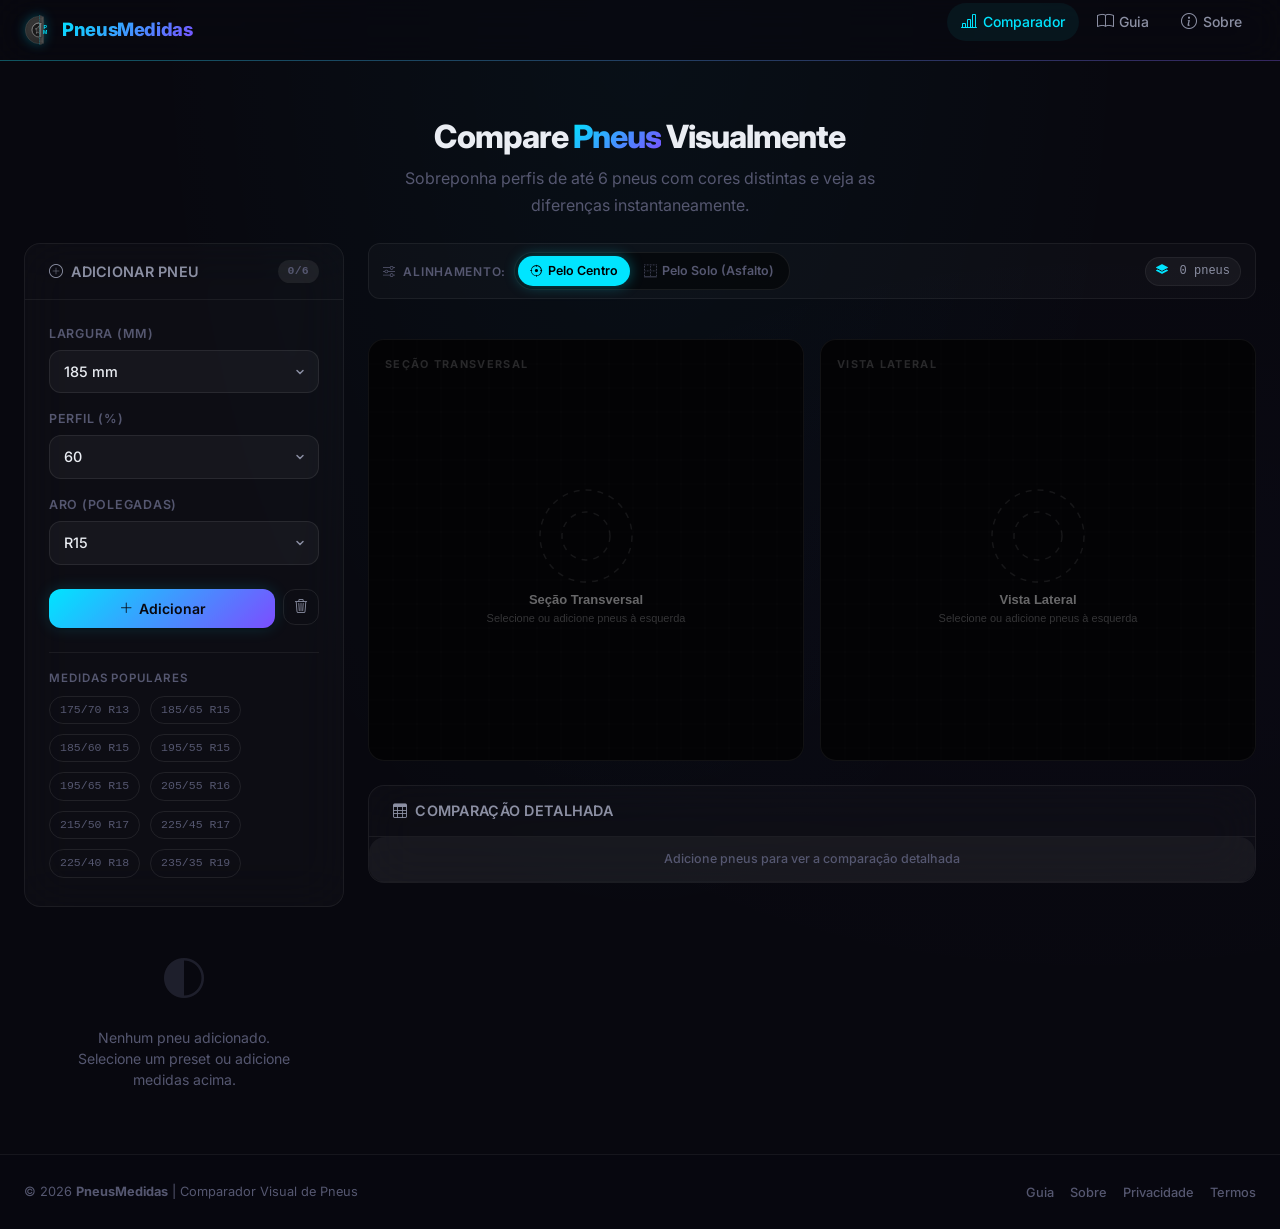
<file: index.html>
<!doctype html>
<html lang="pt-BR" data-bs-theme="dark">
  <head>
    <meta charset="UTF-8" />
    <meta name="viewport" content="width=device-width, initial-scale=1.0" />
    <meta
      name="description"
      content="PneusMedidas: compare visualmente tamanhos de pneus. Sobreponha perfis com cores distintas para identificar diferenças de largura, diâmetro e parede lateral."
    />
    <meta
      name="keywords"
      content="comparador de pneus, medidas de pneus, comparar pneus, tamanho de pneu, 185/60 R15, 195/55 R15, diâmetro pneu, largura pneu"
    />
    <meta name="theme-color" content="#08080f" />

    <title>PneusMedidas | Comparador Visual de Pneus</title>

    <!-- Favicon -->
    <link rel="icon" type="image/svg+xml" href="img/favicon.svg" />

    <!-- Open Graph -->
    <meta
      property="og:title"
      content="PneusMedidas | Comparador Visual de Pneus"
    />
    <meta
      property="og:description"
      content="Compare visualmente tamanhos de pneus com sobreposição de perfis coloridos."
    />
    <meta property="og:type" content="website" />

    <!-- Google Fonts: Inter -->
    <link rel="preconnect" href="https://fonts.googleapis.com" />
    <link rel="preconnect" href="https://fonts.gstatic.com" crossorigin />
    <link
      href="https://fonts.googleapis.com/css2?family=Inter:wght@300;400;500;600;700;800;900&display=swap"
      rel="stylesheet"
    />

    <!-- Bootstrap 5.3 (grid + utilities only in practice) -->
    <link
      href="https://cdn.jsdelivr.net/npm/bootstrap@5.3.3/dist/css/bootstrap.min.css"
      rel="stylesheet"
      integrity="sha384-QWTKZyjpPEjISv5WaRU9OFeRpok6YcnS/1lP6tFb0d2nlHQDEwfi5vhvbN4CSPKZ"
      crossorigin="anonymous"
    />

    <!-- Bootstrap Icons -->
    <link
      href="https://cdn.jsdelivr.net/npm/bootstrap-icons@1.11.3/font/bootstrap-icons.min.css"
      rel="stylesheet"
    />

    <!-- Custom CSS -->
    <link href="css/style.css" rel="stylesheet" />
  </head>
  <body>
    <!-- =====================================================================
       NAVBAR
       ===================================================================== -->
    <nav class="site-nav">
      <div class="site-container">
        <a class="nav-brand" href="index.html">
          <img
            src="img/favicon.svg"
            alt="PneusMedidas"
            width="30"
            height="30"
          />
          <span>PneusMedidas</span>
        </a>

        <button class="nav-toggle" id="navToggle" aria-label="Menu">
          <i class="bi bi-list"></i>
        </button>

        <ul class="nav-links" id="navLinks">
          <li>
            <a href="index.html" class="active" aria-current="page">
              <i class="bi bi-bar-chart-line"></i> Comparador
            </a>
          </li>
          <li>
            <a href="guia.html"> <i class="bi bi-book"></i> Guia </a>
          </li>
          <li>
            <a href="sobre.html"> <i class="bi bi-info-circle"></i> Sobre </a>
          </li>
        </ul>
      </div>
    </nav>

    <!-- =====================================================================
       MAIN CONTENT
       ===================================================================== -->
    <main class="main-content">
      <div class="site-container">
        <!-- Page Hero -->
        <div class="page-hero">
          <h1>Compare <span class="text-gradient">Pneus</span> Visualmente</h1>
          <p>
            Sobreponha perfis de até 6 pneus com cores distintas e veja as
            diferenças instantaneamente.
          </p>
        </div>

        <!-- App Grid: Sidebar + Main -->
        <div class="app-grid">
          <!-- =================================================================
             SIDEBAR
             ================================================================= -->
          <aside class="sidebar">
            <!-- Add Tire Form -->
            <div class="glass-card">
              <div class="glass-card-header">
                <h5><i class="bi bi-plus-circle me-2"></i>Adicionar Pneu</h5>
                <span class="count-badge" id="tireCount">0 / 6</span>
              </div>
              <div class="glass-card-body">
                <form id="tireForm" novalidate>
                  <div class="form-group">
                    <label for="inputWidth" class="form-label"
                      >Largura (mm)</label
                    >
                    <select
                      class="form-select"
                      id="inputWidth"
                      required
                    ></select>
                    <div class="invalid-feedback" id="errorWidth"></div>
                  </div>

                  <div class="form-group">
                    <label for="inputProfile" class="form-label"
                      >Perfil (%)</label
                    >
                    <select
                      class="form-select"
                      id="inputProfile"
                      required
                    ></select>
                    <div class="invalid-feedback" id="errorProfile"></div>
                  </div>

                  <div class="form-group">
                    <label for="inputRim" class="form-label"
                      >Aro (polegadas)</label
                    >
                    <select class="form-select" id="inputRim" required></select>
                    <div class="invalid-feedback" id="errorRim"></div>
                  </div>

                  <div class="actions-row">
                    <button type="submit" class="btn btn-primary" id="addBtn">
                      <i class="bi bi-plus-lg"></i> Adicionar
                    </button>
                    <button
                      type="button"
                      class="btn btn-ghost btn-icon"
                      id="clearBtn"
                      title="Remover todos"
                      aria-label="Remover todos os pneus"
                    >
                      <i class="bi bi-trash3"></i>
                    </button>
                  </div>
                </form>

                <!-- Presets -->
                <div class="presets-section">
                  <div class="presets-label">Medidas populares</div>
                  <div class="presets-grid" id="presetContainer"></div>
                </div>
              </div>
            </div>

            <!-- Tire List -->
            <div
              id="tireList"
              class="tire-list"
              style="margin-top: var(--space-md)"
            >
              <!-- Generated by JS -->
            </div>
          </aside>

          <!-- =================================================================
             MAIN: Visualization + Table
             ================================================================= -->
          <section class="viz-section">
            <!-- Visualization Controls Bar -->
            <div class="viz-controls-bar">
              <div class="viz-control-group">
                <span class="viz-control-label"
                  ><i class="bi bi-sliders me-1"></i> Alinhamento:</span
                >
                <div
                  class="btn-group-toggle"
                  role="group"
                  aria-label="Modo de alinhamento"
                >
                  <button
                    type="button"
                    class="btn-mode active"
                    id="alignCenterBtn"
                    title="Alinhar pneus pelos eixos centrais"
                  >
                    <i class="bi bi-crosshair"></i> Pelo Centro
                  </button>
                  <button
                    type="button"
                    class="btn-mode"
                    id="alignGroundBtn"
                    title="Alinhar pneus pela base de apoio no solo"
                  >
                    <i class="bi bi-border-bottom"></i> Pelo Solo (Asfalto)
                  </button>
                </div>
              </div>
              <div class="viz-control-group">
                <span class="badge-hud"
                  ><i class="bi bi-layers-fill text-accent me-1"></i>
                  <span id="activeTiresCount">0 pneus ativos</span></span
                >
              </div>
            </div>

            <!-- Canvas Comparison -->
            <div class="canvas-grid">
              <div class="canvas-wrapper">
                <span class="canvas-label">Seção Transversal</span>
                <canvas id="frontCanvas" class="comparison-canvas"></canvas>
              </div>
              <div class="canvas-wrapper">
                <span class="canvas-label">Vista Lateral</span>
                <canvas id="sideCanvas" class="comparison-canvas"></canvas>
              </div>
            </div>

            <!-- Comparison Table -->
            <div class="glass-card">
              <div class="glass-card-header">
                <h5><i class="bi bi-table me-2"></i>Comparação Detalhada</h5>
              </div>
              <div class="table-wrapper">
                <table class="comparison-table" id="comparisonTable">
                  <thead>
                    <tr>
                      <th
                        colspan="2"
                        style="
                          text-align: center;
                          color: var(--text-tertiary);
                          font-weight: 500;
                          text-transform: none;
                          letter-spacing: 0;
                        "
                      >
                        Adicione pneus para ver a comparação
                      </th>
                    </tr>
                  </thead>
                </table>
              </div>
            </div>
          </section>
        </div>
      </div>
    </main>

    <!-- =====================================================================
       FOOTER
       ===================================================================== -->
    <footer class="site-footer">
      <div class="site-container">
        <small
          >&copy; 2026 <strong>PneusMedidas</strong> | Comparador Visual de
          Pneus</small
        >
        <div class="footer-links">
          <a href="guia.html"><small>Guia</small></a>
          <a href="sobre.html"><small>Sobre</small></a>
          <a href="privacidade.html"><small>Privacidade</small></a>
          <a href="termos.html"><small>Termos</small></a>
        </div>
      </div>
    </footer>

    <!-- =====================================================================
       TOAST CONTAINER
       ===================================================================== -->
    <div id="toastContainer" class="toast-container"></div>

    <!-- =====================================================================
       SCRIPTS
       ===================================================================== -->
    <script
      src="https://cdn.jsdelivr.net/npm/bootstrap@5.3.3/dist/js/bootstrap.bundle.min.js"
      integrity="sha384-YvpcrYf0tY3lHB60NNkmXc5s9fDVZLESaAA55NDzOxhy9GkcIdslK1eN7N6jIeHz"
      crossorigin="anonymous"
    ></script>

    <script src="js/tire-math.js"></script>
    <script src="js/validation.js"></script>
    <script src="js/tire-renderer.js"></script>
    <script src="js/app.js"></script>

    <!-- Mobile nav toggle -->
    <script>
      var navToggle = document.getElementById("navToggle");
      var navLinks = document.getElementById("navLinks");
      if (navToggle && navLinks) {
        navToggle.addEventListener("click", function () {
          navLinks.classList.toggle("open");
        });
        navLinks.querySelectorAll("a").forEach(function (link) {
          link.addEventListener("click", function () {
            navLinks.classList.remove("open");
          });
        });
      }
    </script>
  </body>
</html>
</file>
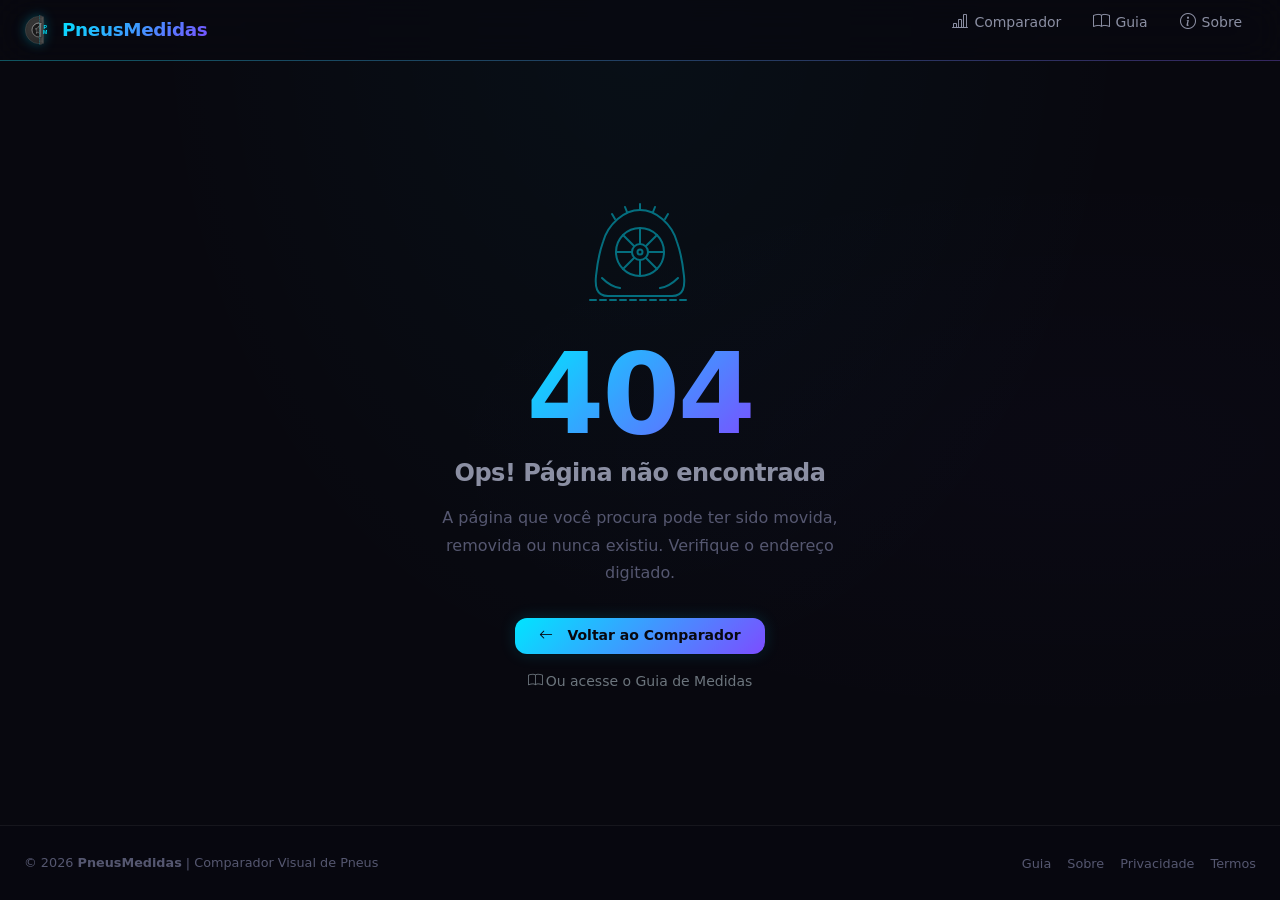
<file: erro.html>
<!doctype html>
<html lang="pt-BR" data-bs-theme="dark">
  <head>
    <meta charset="UTF-8" />
    <meta name="viewport" content="width=device-width, initial-scale=1.0" />
    <meta
      name="description"
      content="Página não encontrada | PneusMedidas. Verifique o endereço digitado ou volte ao comparador de pneus."
    />
    <meta name="theme-color" content="#0a0a0f" />

    <title>PneusMedidas | Página não encontrada</title>

    <!-- Favicon -->
    <link rel="icon" type="image/svg+xml" href="img/favicon.svg" />

    <!-- Open Graph -->
    <meta property="og:title" content="PneusMedidas | Página não encontrada" />
    <meta
      property="og:description"
      content="A página que você procura pode ter sido movida, removida ou nunca existiu."
    />
    <meta property="og:type" content="website" />
    <meta property="og:image" content="img/og-image.png" />

    <!-- Bootstrap 5.3 CSS -->
    <link
      href="https://cdn.jsdelivr.net/npm/bootstrap@5.3.3/dist/css/bootstrap.min.css"
      rel="stylesheet"
      integrity="sha384-QWTKZyjpPEjISv5WaRU9OFeRpok6YcnS/1lP6tFb0d2nlHQDEwfi5vhvbN4CSPKZ"
      crossorigin="anonymous"
    />

    <!-- Bootstrap Icons -->
    <link
      href="https://cdn.jsdelivr.net/npm/bootstrap-icons@1.11.3/font/bootstrap-icons.min.css"
      rel="stylesheet"
    />

    <!-- Custom CSS -->
    <link href="css/style.css" rel="stylesheet" />
  </head>
  <body>
    <!-- =====================================================================
       NAVBAR
       ===================================================================== -->
    <nav class="site-nav">
      <div class="site-container">
        <a class="nav-brand" href="index.html">
          <img
            src="img/favicon.svg"
            alt="PneusMedidas"
            width="30"
            height="30"
          />
          <span>PneusMedidas</span>
        </a>

        <button class="nav-toggle" id="navToggle" aria-label="Menu">
          <i class="bi bi-list"></i>
        </button>

        <ul class="nav-links" id="navLinks">
          <li>
            <a href="index.html">
              <i class="bi bi-bar-chart-line"></i> Comparador
            </a>
          </li>
          <li>
            <a href="guia.html"> <i class="bi bi-book"></i> Guia </a>
          </li>
          <li>
            <a href="sobre.html"> <i class="bi bi-info-circle"></i> Sobre </a>
          </li>
        </ul>
      </div>
    </nav>

    <!-- =====================================================================
       CONTEÚDO PRINCIPAL
       ===================================================================== -->
    <main class="main-content d-flex align-items-center justify-content-center">
      <div class="container">
        <div class="error-page py-5">
          <!-- Ilustração SVG de pneu murcho (stroke-only, cor de destaque #00e5ff com baixa opacidade) -->
          <svg
            class="mb-4"
            width="120"
            height="120"
            viewBox="0 0 120 120"
            fill="none"
            stroke="#00e5ff"
            stroke-width="2"
            stroke-linecap="round"
            stroke-linejoin="round"
            style="opacity: 0.45"
            aria-hidden="true"
            role="img"
          >
            <!-- Perfil do pneu murcho (achatado e abaulado na base) -->
            <path
              d="M 60 16 C 76 16, 92 30, 97 48 C 102 62, 103 72, 104 82 C 105 92, 104 102, 92 102 L 28 102 C 16 102, 15 92, 16 82 C 17 72, 18 62, 23 48 C 28 30, 44 16, 60 16 Z"
            />

            <!-- Dobras de deformação da borracha lateral sob o peso -->
            <path d="M 22 84 C 27 89, 33 93, 40 94" />
            <path d="M 98 84 C 93 89, 87 93, 80 94" />

            <!-- Ranhuras da banda de rodagem superior -->
            <path d="M 60 10 L 60 16" />
            <path d="M 45 13 L 47 18" />
            <path d="M 75 13 L 73 18" />
            <path d="M 32 20 L 35 25" />
            <path d="M 88 20 L 85 25" />

            <!-- Aro metálico da roda (rígido e rebaixado pela perda de ar) -->
            <circle cx="60" cy="58" r="24" />
            <circle cx="60" cy="58" r="8" />
            <circle cx="60" cy="58" r="2.5" />

            <!-- Raios da roda -->
            <line x1="60" y1="34" x2="60" y2="50" />
            <line x1="60" y1="66" x2="60" y2="82" />
            <line x1="36" y1="58" x2="52" y2="58" />
            <line x1="68" y1="58" x2="84" y2="58" />
            <line x1="43" y1="41" x2="54" y2="52" />
            <line x1="77" y1="41" x2="66" y2="52" />
            <line x1="43" y1="75" x2="54" y2="64" />
            <line x1="77" y1="75" x2="66" y2="64" />

            <!-- Linha do solo / asfalto -->
            <line x1="10" y1="106" x2="110" y2="106" stroke-dasharray="6 4" />
          </svg>

          <!-- Número 404 estilizado -->
          <h1>404</h1>

          <!-- Título -->
          <h2>Ops! Página não encontrada</h2>

          <!-- Mensagem descritiva -->
          <p>
            A página que você procura pode ter sido movida, removida ou nunca
            existiu. Verifique o endereço digitado.
          </p>

          <!-- Ações de navegação -->
          <div class="d-flex flex-column align-items-center gap-3">
            <a href="index.html" class="btn btn-primary px-4 py-2">
              <i class="bi bi-arrow-left me-2"></i>Voltar ao Comparador
            </a>
            <a
              href="guia.html"
              class="link-secondary text-decoration-none small"
            >
              <i class="bi bi-book me-1"></i>Ou acesse o Guia de Medidas
            </a>
          </div>
        </div>
      </div>
    </main>

    <footer class="site-footer">
      <div class="site-container">
        <small>&copy; 2026 <strong>PneusMedidas</strong> | Comparador Visual de Pneus</small>
        <div class="footer-links">
          <a href="guia.html"><small>Guia</small></a>
          <a href="sobre.html"><small>Sobre</small></a>
          <a href="privacidade.html"><small>Privacidade</small></a>
          <a href="termos.html"><small>Termos</small></a>
        </div>
      </div>
    </footer>

    <!-- Bootstrap 5.3 Bundle JS -->
    <script
      src="https://cdn.jsdelivr.net/npm/bootstrap@5.3.3/dist/js/bootstrap.bundle.min.js"
      integrity="sha384-YvpcrYf0tY3lHB60NNkmXc5s9fDVZLESaAA55NDzOxhy9GkcIdslK1eN7N6jIeHz"
      crossorigin="anonymous"
    ></script>

    <script>
      var navToggle = document.getElementById("navToggle");
      var navLinks = document.getElementById("navLinks");
      if (navToggle && navLinks) {
        navToggle.addEventListener("click", function () {
          navLinks.classList.toggle("open");
        });
        navLinks.querySelectorAll("a").forEach(function (link) {
          link.addEventListener("click", function () {
            navLinks.classList.remove("open");
          });
        });
      }
    </script>
  </body>
</html>
</file>
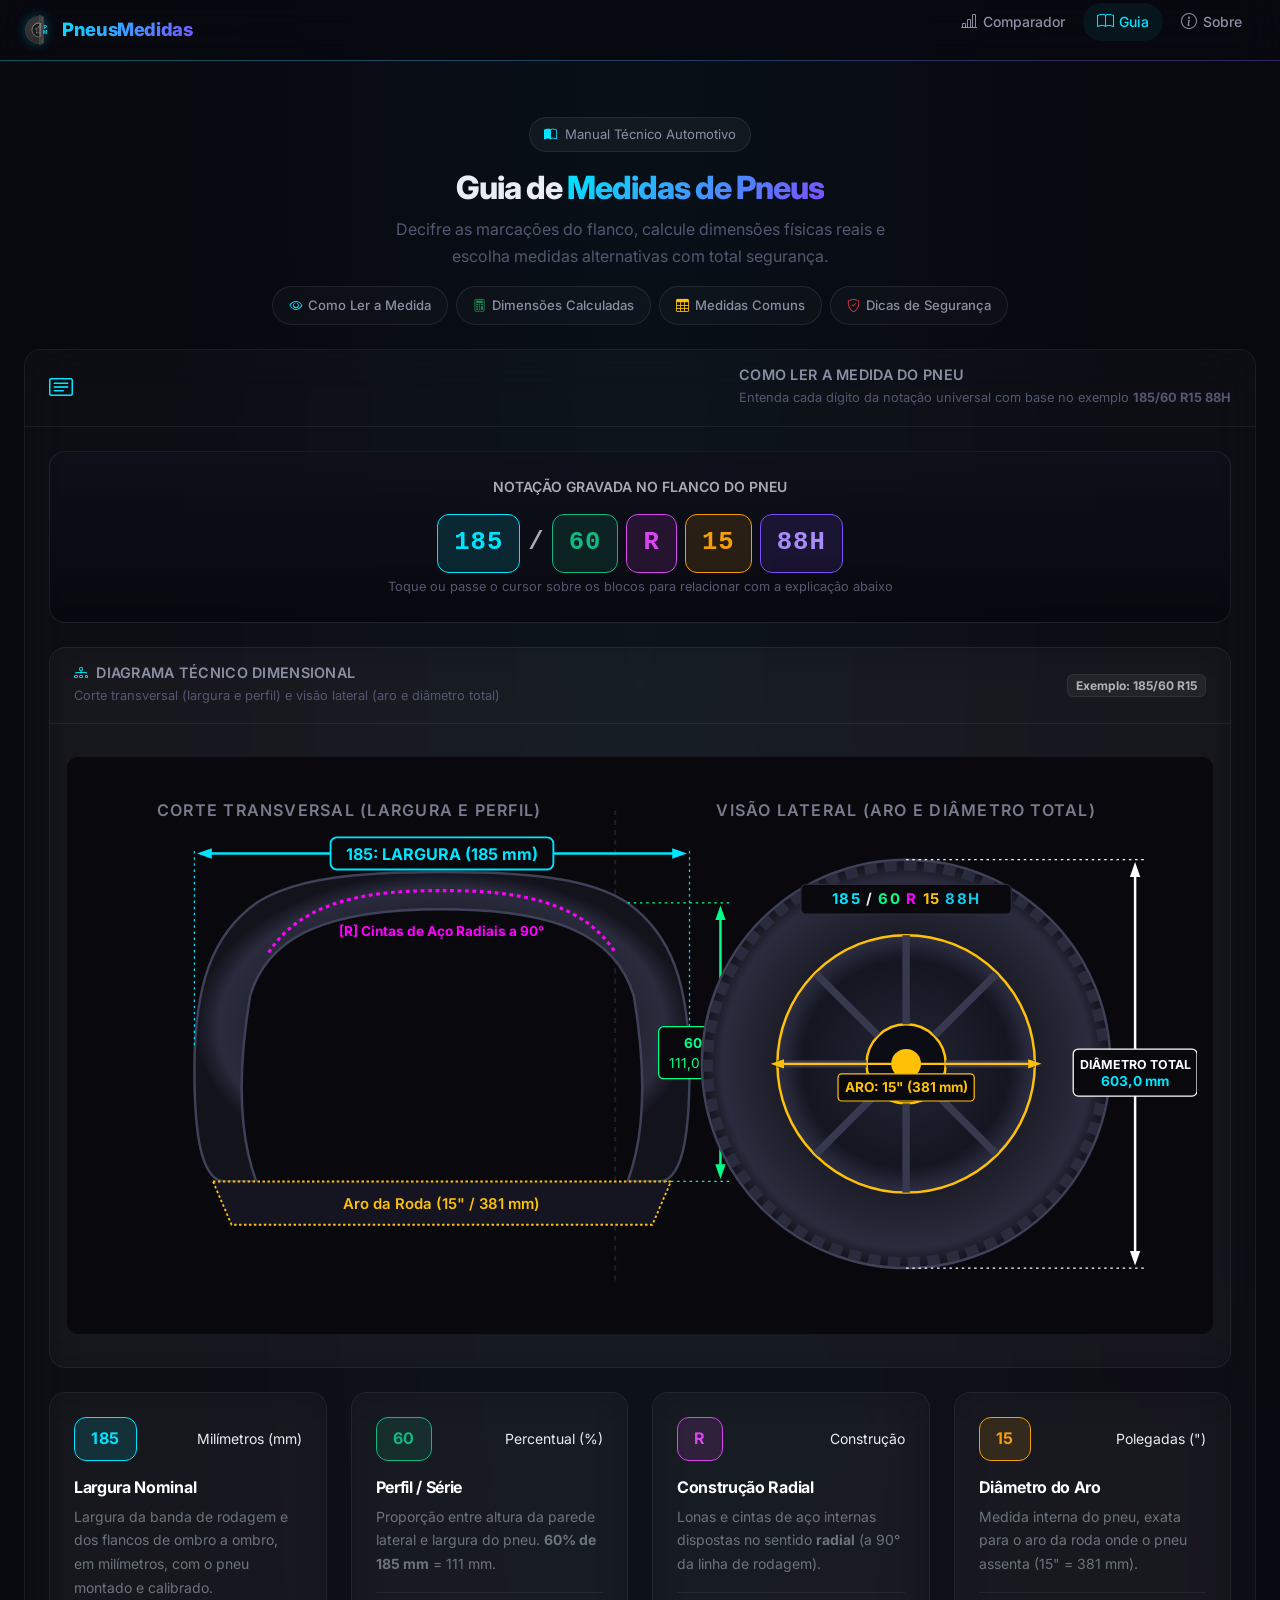
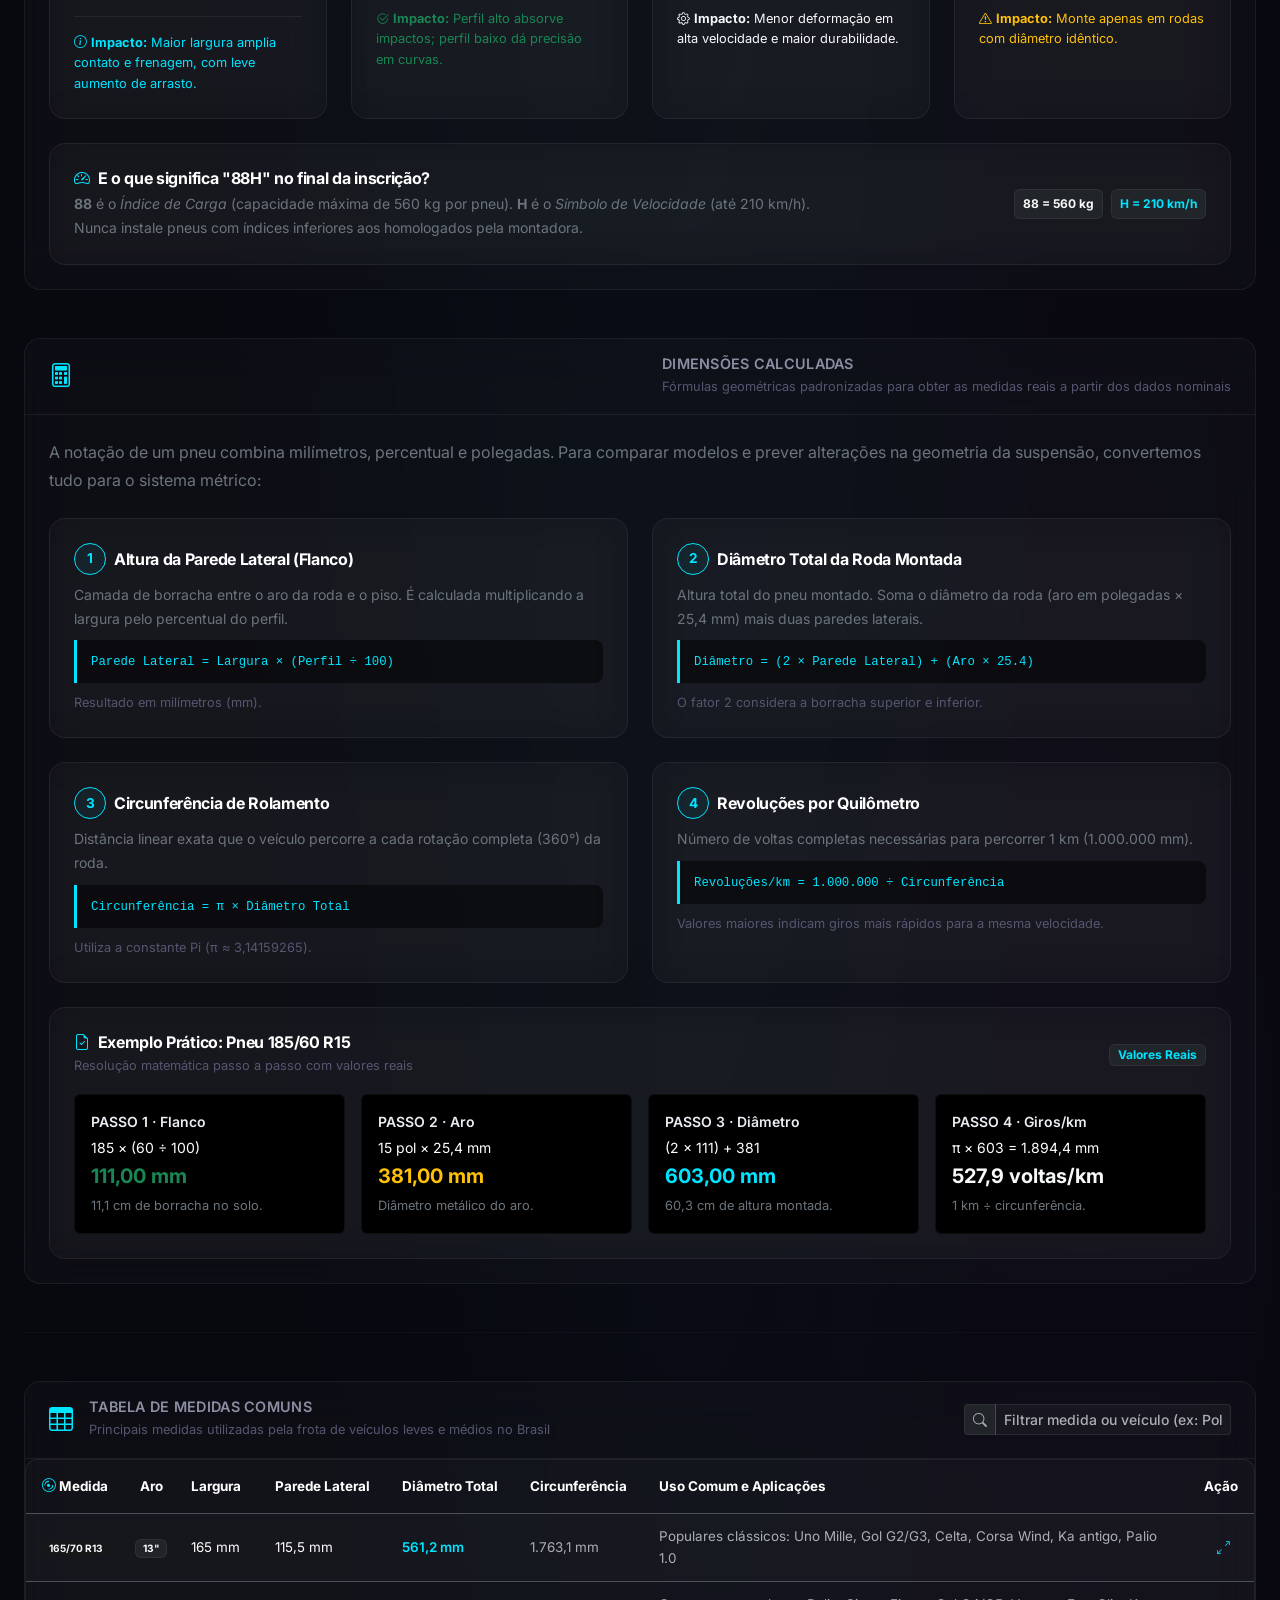
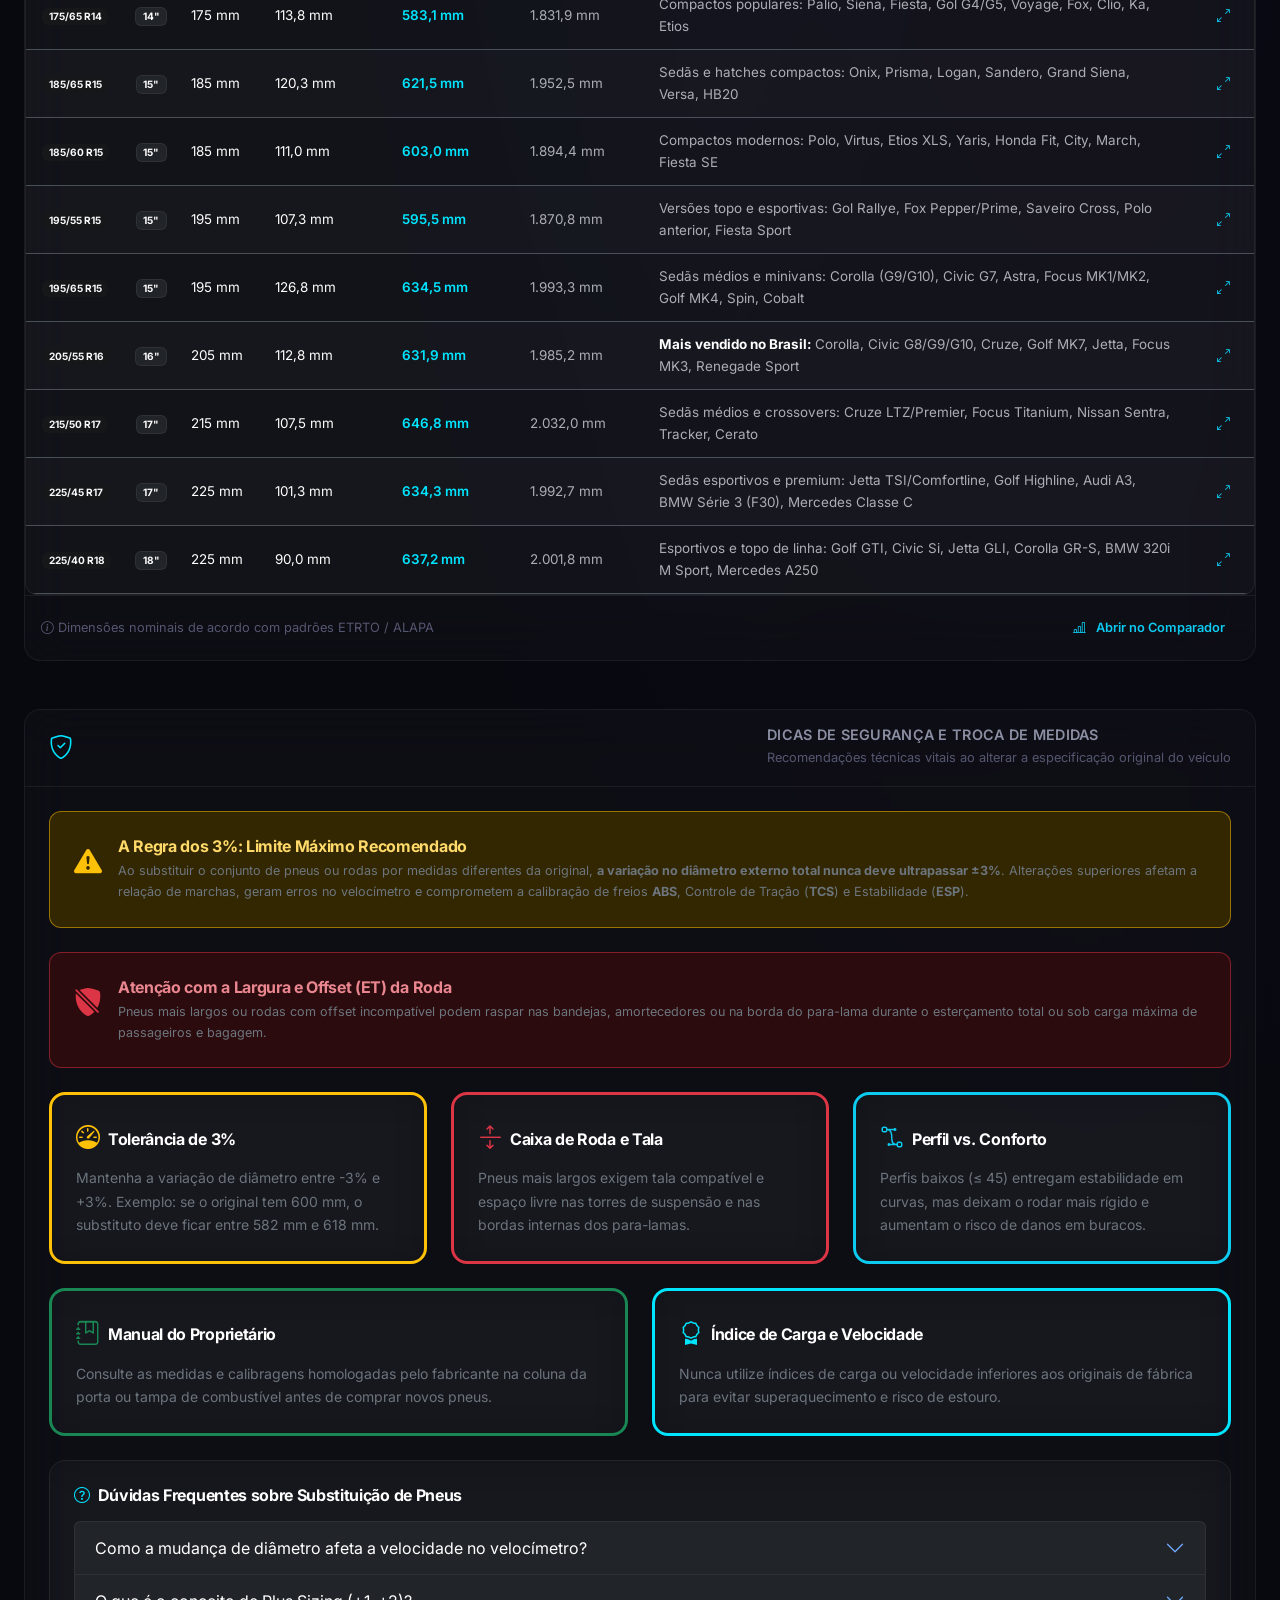
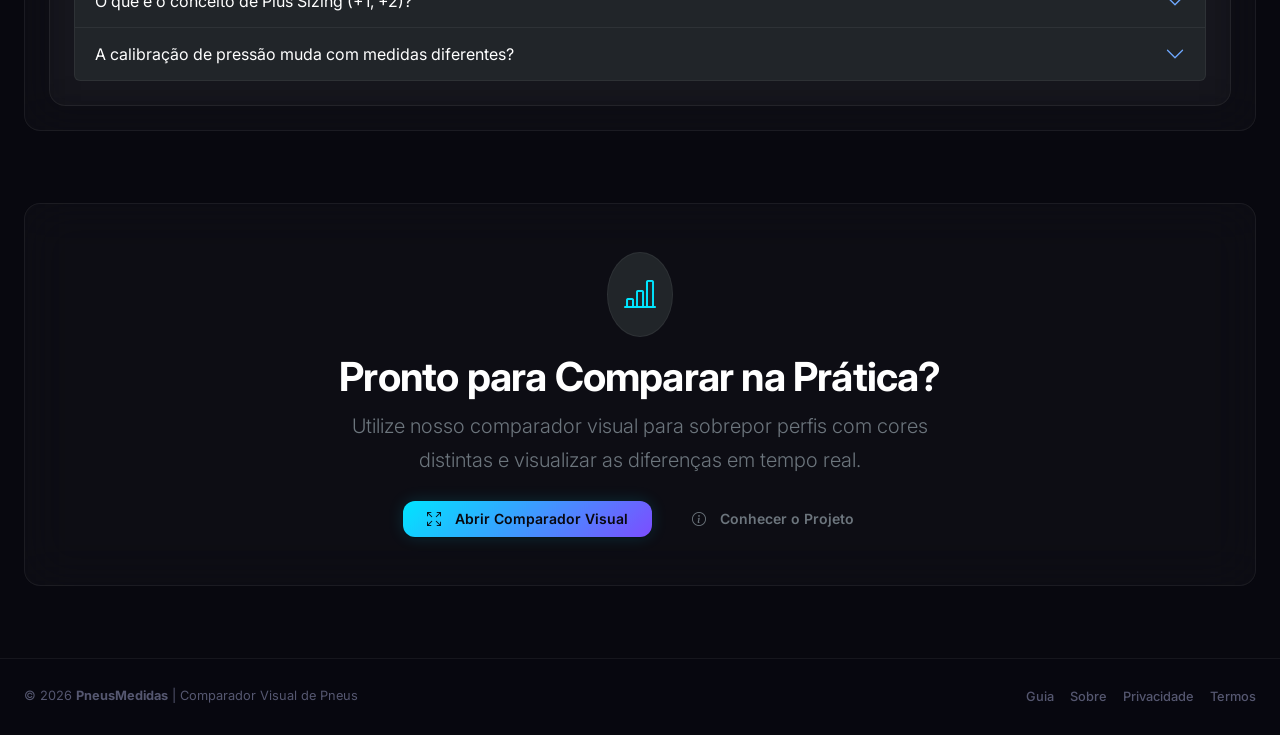
<file: guia.html>
<!doctype html>
<html lang="pt-BR" data-bs-theme="dark">
  <head>
    <meta charset="UTF-8" />
    <meta name="viewport" content="width=device-width, initial-scale=1.0" />
    <meta
      name="description"
      content="Guia completo de medidas de pneus. Aprenda a ler a notação (185/60 R15), calcular diâmetro total, parede lateral, circunferência e confira dicas vitais de segurança automotiva."
    />
    <meta name="keywords" content="guia medidas pneus, como ler pneu, notação pneu, 185/60 R15, perfil pneu, largura pneu, diâmetro total" />
    <meta name="theme-color" content="#08080f" />

    <title>Guia de Medidas de Pneus | PneusMedidas</title>

    <!-- Favicon -->
    <link rel="icon" type="image/svg+xml" href="img/favicon.svg" />

    <!-- Open Graph -->
    <meta
      property="og:title"
      content="Guia de Medidas de Pneus | PneusMedidas"
    />
    <meta
      property="og:description"
      content="Aprenda a decifrar as medidas do pneu, calcular dimensões reais e conferir dicas de segurança para substituição."
    />
    <meta property="og:type" content="website" />
    <meta property="og:image" content="img/og-image.png" />

    <!-- Google Fonts: Inter -->
    <link rel="preconnect" href="https://fonts.googleapis.com" />
    <link rel="preconnect" href="https://fonts.gstatic.com" crossorigin />
    <link
      href="https://fonts.googleapis.com/css2?family=Inter:wght@300;400;500;600;700;800;900&display=swap"
      rel="stylesheet"
    />

    <!-- Bootstrap 5.3 CSS -->
    <link
      href="https://cdn.jsdelivr.net/npm/bootstrap@5.3.3/dist/css/bootstrap.min.css"
      rel="stylesheet"
      integrity="sha384-QWTKZyjpPEjISv5WaRU9OFeRpok6YcnS/1lP6tFb0d2nlHQDEwfi5vhvbN4CSPKZ"
      crossorigin="anonymous"
    />

    <!-- Bootstrap Icons -->
    <link
      href="https://cdn.jsdelivr.net/npm/bootstrap-icons@1.11.3/font/bootstrap-icons.min.css"
      rel="stylesheet"
    />

    <!-- Custom CSS -->
    <link href="css/style.css" rel="stylesheet" />
  </head>
  <body>
    <!-- =====================================================================
       NAVBAR
       ===================================================================== -->
    <nav class="site-nav">
      <div class="site-container">
        <a class="nav-brand" href="index.html">
          <img
            src="img/favicon.svg"
            alt="PneusMedidas"
            width="30"
            height="30"
          />
          <span>PneusMedidas</span>
        </a>

        <button class="nav-toggle" id="navToggle" aria-label="Menu">
          <i class="bi bi-list"></i>
        </button>

        <ul class="nav-links" id="navLinks">
          <li>
            <a href="index.html">
              <i class="bi bi-bar-chart-line"></i> Comparador
            </a>
          </li>
          <li>
            <a href="guia.html" class="active" aria-current="page">
              <i class="bi bi-book"></i> Guia
            </a>
          </li>
          <li>
            <a href="sobre.html"> <i class="bi bi-info-circle"></i> Sobre </a>
          </li>
        </ul>
      </div>
    </nav>

    <!-- =====================================================================
       CONTEÚDO PRINCIPAL
       ===================================================================== -->
    <main class="main-content">
      <div class="site-container">
        <!-- =================================================================
           1. HERO SECTION
           ================================================================= -->
        <div class="page-hero">
          <div class="guide-badge-pill">
            <i class="bi bi-book-half text-accent"></i>
            <span>Manual Técnico Automotivo</span>
          </div>
          <h1>Guia de <span class="text-gradient">Medidas de Pneus</span></h1>
          <p>
            Decifre as marcações do flanco, calcule dimensões físicas reais e escolha medidas alternativas com total segurança.
          </p>

          <!-- Pílulas de Navegação Rápida -->
          <div class="quick-nav-pills">
            <a href="#como-ler" class="quick-nav-pill">
              <i class="bi bi-eye text-accent"></i> Como Ler a Medida
            </a>
            <a href="#dimensoes" class="quick-nav-pill">
              <i class="bi bi-calculator text-success"></i> Dimensões Calculadas
            </a>
            <a href="#tabela-medidas" class="quick-nav-pill">
              <i class="bi bi-table text-warning"></i> Medidas Comuns
            </a>
            <a href="#dicas-seguranca" class="quick-nav-pill">
              <i class="bi bi-shield-check text-danger"></i> Dicas de Segurança
            </a>
          </div>
        </div>

        <!-- =================================================================
           2. SEÇÃO: COMO LER A MEDIDA
           ================================================================= -->
        <section id="como-ler" class="mb-5" style="scroll-margin-top: 80px;">
          <div class="glass-card mb-4">
            <div class="glass-card-header d-flex align-items-center">
              <i class="bi bi-card-text text-accent fs-4 me-3"></i>
              <div>
                <h5 class="mb-0">Como Ler a Medida do Pneu</h5>
                <small class="text-tertiary">Entenda cada dígito da notação universal com base no exemplo <strong>185/60 R15 88H</strong></small>
              </div>
            </div>
            <div class="glass-card-body">
              <!-- Banner com a notação destacada -->
              <div class="notation-banner">
                <span class="text-muted small text-uppercase fw-semibold d-block">Notação Gravada no Flanco do Pneu</span>
                <div class="notation-display">
                  <span class="badge-part badge-width" title="Largura em milímetros">185</span>
                  <span class="text-muted">/</span>
                  <span class="badge-part badge-profile" title="Perfil em percentual">60</span>
                  <span class="badge-part badge-radial" title="Construção Radial">R</span>
                  <span class="badge-part badge-rim" title="Diâmetro do aro em polegadas">15</span>
                  <span class="badge-part badge-extra" title="Índice de Carga e Velocidade">88H</span>
                </div>
                <small class="text-tertiary d-block">
                  Toque ou passe o cursor sobre os blocos para relacionar com a explicação abaixo
                </small>
              </div>

              <!-- Diagrama Técnico SVG com Wrapper Responsivo -->
              <div class="glass-card mb-4">
                <div class="glass-card-header d-flex justify-content-between align-items-center flex-wrap gap-2">
                  <div>
                    <h5 class="mb-0"><i class="bi bi-diagram-3 text-accent me-2"></i>Diagrama Técnico Dimensional</h5>
                    <small class="text-tertiary">Corte transversal (largura e perfil) e visão lateral (aro e diâmetro total)</small>
                  </div>
                  <span class="badge bg-dark border border-subtle text-muted">Exemplo: 185/60 R15</span>
                </div>
                <div class="glass-card-body p-2 p-md-3">
                  <div class="diagram-scroll-hint">
                    <i class="bi bi-arrows-expand me-1"></i>Arraste para o lado para explorar o corte técnico
                  </div>
                  <div class="diagram-responsive-wrapper">
                    <svg
                      class="tire-diagram img-fluid w-100"
                      viewBox="0 0 900 440"
                      xmlns="http://www.w3.org/2000/svg"
                      role="img"
                      aria-label="Diagrama técnico com as medidas de um pneu automotivo"
                    >
                <defs>
                  <!-- Marcadores de Flechas -->
                  <marker
                    id="arrow-cyan"
                    viewBox="0 0 10 10"
                    refX="5"
                    refY="5"
                    markerWidth="6"
                    markerHeight="6"
                    orient="auto-start-reverse"
                  >
                    <path d="M 0 1.5 L 10 5 L 0 8.5 z" fill="#00e5ff" />
                  </marker>
                  <marker
                    id="arrow-green"
                    viewBox="0 0 10 10"
                    refX="5"
                    refY="5"
                    markerWidth="6"
                    markerHeight="6"
                    orient="auto-start-reverse"
                  >
                    <path d="M 0 1.5 L 10 5 L 0 8.5 z" fill="#00ff88" />
                  </marker>
                  <marker
                    id="arrow-yellow"
                    viewBox="0 0 10 10"
                    refX="5"
                    refY="5"
                    markerWidth="6"
                    markerHeight="6"
                    orient="auto-start-reverse"
                  >
                    <path d="M 0 1.5 L 10 5 L 0 8.5 z" fill="#ffc107" />
                  </marker>
                  <marker
                    id="arrow-white"
                    viewBox="0 0 10 10"
                    refX="5"
                    refY="5"
                    markerWidth="6"
                    markerHeight="6"
                    orient="auto-start-reverse"
                  >
                    <path d="M 0 1.5 L 10 5 L 0 8.5 z" fill="#ffffff" />
                  </marker>

                  <!-- Gradientes do Pneu -->
                  <radialGradient id="tireSideGrad" cx="50%" cy="50%" r="50%">
                    <stop offset="60%" stop-color="#1b1c26" />
                    <stop offset="90%" stop-color="#2a2b3d" />
                    <stop offset="100%" stop-color="#12131b" />
                  </radialGradient>
                  <radialGradient id="rimGrad" cx="50%" cy="50%" r="50%">
                    <stop offset="0%" stop-color="#252636" />
                    <stop offset="80%" stop-color="#141520" />
                    <stop offset="100%" stop-color="#2d2e42" />
                  </radialGradient>
                  <linearGradient
                    id="treadGrad"
                    x1="0%"
                    y1="0%"
                    x2="100%"
                    y2="0%"
                  >
                    <stop offset="0%" stop-color="#1f202e" />
                    <stop offset="50%" stop-color="#2e3046" />
                    <stop offset="100%" stop-color="#1f202e" />
                  </linearGradient>
                </defs>

                <!-- Painel de Fundo do SVG -->
                <rect width="900" height="440" fill="#08080d" rx="10" />

                <!-- Divisória suave entre os dois diagramas -->
                <line
                  x1="430"
                  y1="30"
                  x2="430"
                  y2="410"
                  stroke="#1f202e"
                  stroke-width="1.5"
                  stroke-dasharray="4,4"
                />

                <!-- ==============================================================
                   DIAGRAMA 1 (ESQUERDA): CORTE TRANSVERSAL DO PNEU
                   ============================================================== -->
                <text
                  x="215"
                  y="35"
                  text-anchor="middle"
                  fill="#7a7a8e"
                  font-size="13"
                  font-weight="600"
                  letter-spacing="1"
                >
                  CORTE TRANSVERSAL (LARGURA E PERFIL)
                </text>

                <!-- Perfil em corte do pneu (Banda de rodagem no topo, flancos descendo até o talão) -->
                <g transform="translate(45, 20)">
                  <!-- Estrutura do Pneu em U invertido -->
                  <path
                    d="M 70 310 
                         C 50 310, 45 270, 45 220 
                         C 45 150, 60 110, 95 85 
                         C 125 65, 175 60, 245 60 
                         C 315 60, 365 65, 395 85 
                         C 430 110, 445 150, 445 220 
                         C 445 270, 440 310, 420 310 
                         L 395 310 
                         C 410 270, 410 220, 400 160 
                         C 385 110, 335 90, 245 90 
                         C 155 90, 105 110, 90 160 
                         C 80 220, 80 270, 95 310 Z"
                    fill="url(#tireSideGrad)"
                    stroke="#3e4158"
                    stroke-width="2"
                  />

                  <!-- Lona Radial / Cintas de Aço (Notação R) -->
                  <path
                    d="M 105 125 C 135 78, 200 75, 245 75 C 290 75, 355 78, 385 125"
                    fill="none"
                    stroke="#ff00ff"
                    stroke-width="2.5"
                    stroke-dasharray="3,3"
                  />
                  <text
                    x="245"
                    y="112"
                    text-anchor="middle"
                    fill="#ff00ff"
                    font-size="11"
                    font-weight="bold"
                  >
                    [R] Cintas de Aço Radiais a 90°
                  </text>

                  <!-- Roda / Leito do Aro (Apoio dos talões) -->
                  <path
                    d="M 60 310 L 430 310 L 415 345 L 75 345 Z"
                    fill="#141520"
                    stroke="#ffc107"
                    stroke-width="1.5"
                    stroke-dasharray="2,2"
                  />
                  <text
                    x="245"
                    y="332"
                    text-anchor="middle"
                    fill="#ffc107"
                    font-size="12"
                    font-weight="600"
                  >
                    Aro da Roda (15" / 381 mm)
                  </text>

                  <!-- Dimensão 1: LARGURA (185 mm) -->
                  <!-- Linhas guia verticais pontilhadas -->
                  <line
                    x1="45"
                    y1="200"
                    x2="45"
                    y2="40"
                    stroke="#00e5ff"
                    stroke-width="1"
                    stroke-dasharray="2,3"
                  />
                  <line
                    x1="445"
                    y1="200"
                    x2="445"
                    y2="40"
                    stroke="#00e5ff"
                    stroke-width="1"
                    stroke-dasharray="2,3"
                  />
                  <!-- Flecha de Largura -->
                  <line
                    x1="53"
                    y1="45"
                    x2="437"
                    y2="45"
                    stroke="#00e5ff"
                    stroke-width="2"
                    marker-start="url(#arrow-cyan)"
                    marker-end="url(#arrow-cyan)"
                  />
                  <!-- Caixa de Texto da Largura -->
                  <rect
                    x="155"
                    y="32"
                    width="180"
                    height="26"
                    rx="5"
                    fill="#08080d"
                    stroke="#00e5ff"
                    stroke-width="1.5"
                  />
                  <text
                    x="245"
                    y="50"
                    text-anchor="middle"
                    fill="#00e5ff"
                    font-size="13"
                    font-weight="bold"
                  >
                    185: LARGURA (185 mm)
                  </text>

                  <!-- Dimensão 2: PAREDE LATERAL / PERFIL (111 mm) -->
                  <!-- Linhas guia horizontais -->
                  <line
                    x1="420"
                    y1="310"
                    x2="480"
                    y2="310"
                    stroke="#00ff88"
                    stroke-width="1"
                    stroke-dasharray="2,3"
                  />
                  <line
                    x1="395"
                    y1="85"
                    x2="480"
                    y2="85"
                    stroke="#00ff88"
                    stroke-width="1"
                    stroke-dasharray="2,3"
                  />
                  <!-- Flecha de Parede Lateral -->
                  <line
                    x1="470"
                    y1="93"
                    x2="470"
                    y2="302"
                    stroke="#00ff88"
                    stroke-width="2"
                    marker-start="url(#arrow-green)"
                    marker-end="url(#arrow-green)"
                  />
                  <!-- Texto da Parede Lateral -->
                  <rect
                    x="420"
                    y="185"
                    width="100"
                    height="42"
                    rx="4"
                    fill="#08080d"
                    stroke="#00ff88"
                    stroke-width="1"
                  />
                  <text
                    x="470"
                    y="202"
                    text-anchor="middle"
                    fill="#00ff88"
                    font-size="11"
                    font-weight="bold"
                  >
                    60: PERFIL
                  </text>
                  <text
                    x="470"
                    y="218"
                    text-anchor="middle"
                    fill="#00ff88"
                    font-size="11"
                  >
                    111,0 mm (60%)
                  </text>
                </g>

                <!-- ==============================================================
                   DIAGRAMA 2 (DIREITA): VISÃO LATERAL COMPLETA DO PNEU
                   ============================================================== -->
                <text
                  x="665"
                  y="35"
                  text-anchor="middle"
                  fill="#7a7a8e"
                  font-size="13"
                  font-weight="600"
                  letter-spacing="1"
                >
                  VISÃO LATERAL (ARO E DIÂMETRO TOTAL)
                </text>

                <g transform="translate(665, 235)">
                  <!-- Círculo externo (Banda de rodagem do pneu) - Raio 165px -->
                  <circle
                    cx="0"
                    cy="0"
                    r="165"
                    fill="url(#tireSideGrad)"
                    stroke="#3e4158"
                    stroke-width="2"
                  />
                  <circle
                    cx="0"
                    cy="0"
                    r="160"
                    fill="none"
                    stroke="#2a2b3d"
                    stroke-width="8"
                    stroke-dasharray="10,6"
                  />

                  <!-- Área da Parede Lateral -->
                  <!-- Círculo interno (Borda do aro da roda) - Raio 104px -->
                  <circle
                    cx="0"
                    cy="0"
                    r="104"
                    fill="url(#rimGrad)"
                    stroke="#ffc107"
                    stroke-width="2"
                  />

                  <!-- Detalhe da Roda / Raios -->
                  <circle
                    cx="0"
                    cy="0"
                    r="32"
                    fill="#0c0d14"
                    stroke="#ffc107"
                    stroke-width="2"
                  />
                  <circle cx="0" cy="0" r="12" fill="#ffc107" />
                  <!-- Raios estilizados da roda -->
                  <line
                    x1="0"
                    y1="-104"
                    x2="0"
                    y2="-32"
                    stroke="#37394e"
                    stroke-width="6"
                  />
                  <line
                    x1="0"
                    y1="32"
                    x2="0"
                    y2="104"
                    stroke="#37394e"
                    stroke-width="6"
                  />
                  <line
                    x1="-104"
                    y1="0"
                    x2="-32"
                    y2="0"
                    stroke="#37394e"
                    stroke-width="6"
                  />
                  <line
                    x1="32"
                    y1="0"
                    x2="104"
                    y2="0"
                    stroke="#37394e"
                    stroke-width="6"
                  />
                  <line
                    x1="-73"
                    y1="-73"
                    x2="-23"
                    y2="-23"
                    stroke="#37394e"
                    stroke-width="6"
                  />
                  <line
                    x1="23"
                    y1="23"
                    x2="73"
                    y2="73"
                    stroke="#37394e"
                    stroke-width="6"
                  />
                  <line
                    x1="73"
                    y1="-73"
                    x2="23"
                    y2="-23"
                    stroke="#37394e"
                    stroke-width="6"
                  />
                  <line
                    x1="-23"
                    y1="23"
                    x2="-73"
                    y2="73"
                    stroke="#37394e"
                    stroke-width="6"
                  />

                  <!-- Texto gravado no flanco do pneu (efeito curvo simulado) -->
                  <rect
                    x="-85"
                    y="-145"
                    width="170"
                    height="24"
                    rx="4"
                    fill="#08080d"
                    stroke="#2a2a3a"
                  />
                  <text
                    x="0"
                    y="-129"
                    text-anchor="middle"
                    fill="#e8e8ee"
                    font-size="12"
                    font-weight="bold"
                    letter-spacing="1"
                  >
                    <tspan fill="#00e5ff">185</tspan>
                    /
                    <tspan fill="#00ff88">60</tspan>
                    <tspan fill="#ff00ff">R</tspan>
                    <tspan fill="#ffc107">15</tspan>
                    <tspan fill="#0dcaf0">88H</tspan>
                  </text>

                  <!-- Dimensão 3: DIÂMETRO DO ARO (15" / 381 mm) -->
                  <line
                    x1="-104"
                    y1="0"
                    x2="104"
                    y2="0"
                    stroke="#ffc107"
                    stroke-width="1.8"
                    marker-start="url(#arrow-yellow)"
                    marker-end="url(#arrow-yellow)"
                  />
                  <rect
                    x="-55"
                    y="8"
                    width="110"
                    height="22"
                    rx="3"
                    fill="#08080d"
                    stroke="#ffc107"
                    stroke-width="1"
                  />
                  <text
                    x="0"
                    y="23"
                    text-anchor="middle"
                    fill="#ffc107"
                    font-size="11"
                    font-weight="bold"
                  >
                    ARO: 15" (381 mm)
                  </text>

                  <!-- Dimensão 4: DIÂMETRO TOTAL (603 mm) -->
                  <!-- Linhas guia horizontais de topo e base -->
                  <line
                    x1="0"
                    y1="-165"
                    x2="195"
                    y2="-165"
                    stroke="#ffffff"
                    stroke-width="1"
                    stroke-dasharray="2,3"
                  />
                  <line
                    x1="0"
                    y1="165"
                    x2="195"
                    y2="165"
                    stroke="#ffffff"
                    stroke-width="1"
                    stroke-dasharray="2,3"
                  />
                  <!-- Flecha vertical do diâmetro total -->
                  <line
                    x1="185"
                    y1="-157"
                    x2="185"
                    y2="157"
                    stroke="#ffffff"
                    stroke-width="2"
                    marker-start="url(#arrow-white)"
                    marker-end="url(#arrow-white)"
                  />
                  <rect
                    x="135"
                    y="-12"
                    width="100"
                    height="38"
                    rx="4"
                    fill="#08080d"
                    stroke="#ffffff"
                    stroke-width="1"
                  />
                  <text
                    x="185"
                    y="4"
                    text-anchor="middle"
                    fill="#ffffff"
                    font-size="10"
                    font-weight="bold"
                  >
                    DIÂMETRO TOTAL
                  </text>
                  <text
                    x="185"
                    y="18"
                    text-anchor="middle"
                    fill="#00e5ff"
                    font-size="11"
                    font-weight="bold"
                  >
                    603,0 mm
                  </text>
                </g>
              </svg>
            </div>
          </div>
        </div>

        <!-- Cards Explicativos com Badges Coloridas -->
        <div class="row g-3 g-md-4 mb-4">
          <!-- 185: Largura -->
          <div class="col-12 col-sm-6 col-lg-3">
            <div class="glass-card h-100 p-3 p-md-4">
              <div class="d-flex align-items-center justify-content-between mb-3">
                <span class="badge-part badge-width">185</span>
                <span class="text-tertiary small">Milímetros (mm)</span>
              </div>
              <h5 class="text-white mb-2">Largura Nominal</h5>
              <p class="text-secondary small mb-3">
                Largura da banda de rodagem e dos flancos de ombro a ombro, em milímetros, com o pneu montado e calibrado.
              </p>
              <div class="mt-auto pt-3 border-top border-subtle">
                <small class="text-accent d-block">
                  <i class="bi bi-info-circle me-1"></i><strong>Impacto:</strong> Maior largura amplia contato e frenagem, com leve aumento de arrasto.
                </small>
              </div>
            </div>
          </div>

          <!-- 60: Perfil -->
          <div class="col-12 col-sm-6 col-lg-3">
            <div class="glass-card h-100 p-3 p-md-4">
              <div class="d-flex align-items-center justify-content-between mb-3">
                <span class="badge-part badge-profile">60</span>
                <span class="text-tertiary small">Percentual (%)</span>
              </div>
              <h5 class="text-white mb-2">Perfil / Série</h5>
              <p class="text-secondary small mb-3">
                Proporção entre altura da parede lateral e largura do pneu. <strong>60% de 185 mm</strong> = 111 mm.
              </p>
              <div class="mt-auto pt-3 border-top border-subtle">
                <small class="text-success d-block">
                  <i class="bi bi-check2-circle me-1"></i><strong>Impacto:</strong> Perfil alto absorve impactos; perfil baixo dá precisão em curvas.
                </small>
              </div>
            </div>
          </div>

          <!-- R: Radial -->
          <div class="col-12 col-sm-6 col-lg-3">
            <div class="glass-card h-100 p-3 p-md-4">
              <div class="d-flex align-items-center justify-content-between mb-3">
                <span class="badge-part badge-radial">R</span>
                <span class="text-tertiary small">Construção</span>
              </div>
              <h5 class="text-white mb-2">Construção Radial</h5>
              <p class="text-secondary small mb-3">
                Lonas e cintas de aço internas dispostas no sentido <strong>radial</strong> (a 90° da linha de rodagem).
              </p>
              <div class="mt-auto pt-3 border-top border-subtle">
                <small class="text-light d-block">
                  <i class="bi bi-gear me-1"></i><strong>Impacto:</strong> Menor deformação em alta velocidade e maior durabilidade.
                </small>
              </div>
            </div>
          </div>

          <!-- 15: Diâmetro do Aro -->
          <div class="col-12 col-sm-6 col-lg-3">
            <div class="glass-card h-100 p-3 p-md-4">
              <div class="d-flex align-items-center justify-content-between mb-3">
                <span class="badge-part badge-rim">15</span>
                <span class="text-tertiary small">Polegadas (")</span>
              </div>
              <h5 class="text-white mb-2">Diâmetro do Aro</h5>
              <p class="text-secondary small mb-3">
                Medida interna do pneu, exata para o aro da roda onde o pneu assenta (15" = 381 mm).
              </p>
              <div class="mt-auto pt-3 border-top border-subtle">
                <small class="text-warning d-block">
                  <i class="bi bi-exclamation-triangle me-1"></i><strong>Impacto:</strong> Monte apenas em rodas com diâmetro idêntico.
                </small>
              </div>
            </div>
          </div>
        </div>

        <!-- Informação Complementar: Carga e Velocidade -->
        <div class="glass-card p-3 p-md-4">
          <div class="row align-items-center g-3">
            <div class="col-md-8">
              <h6 class="text-white mb-1">
                <i class="bi bi-speedometer2 text-accent me-2"></i>E o que significa "88H" no final da inscrição?
              </h6>
              <p class="text-secondary small mb-0">
                <strong>88</strong> é o <em>Índice de Carga</em> (capacidade máxima de 560 kg por pneu). <strong>H</strong> é o <em>Símbolo de Velocidade</em> (até 210 km/h). Nunca instale pneus com índices inferiores aos homologados pela montadora.
              </p>
            </div>
            <div class="col-md-4 text-md-end">
              <span class="badge bg-dark border border-subtle text-light me-1 p-2">88 = 560 kg</span>
              <span class="badge bg-dark border border-subtle text-accent p-2">H = 210 km/h</span>
            </div>
          </div>
        </div>
      </div>
    </div>
  </section>

        <!-- =================================================================
           3. SEÇÃO: DIMENSÕES CALCULADAS
           ================================================================= -->
        <section id="dimensoes" class="mb-5" style="scroll-margin-top: 80px;">
          <div class="glass-card mb-4">
            <div class="glass-card-header d-flex align-items-center">
              <i class="bi bi-calculator text-accent fs-4 me-3"></i>
              <div>
                <h5 class="mb-0">Dimensões Calculadas</h5>
                <small class="text-tertiary">Fórmulas geométricas padronizadas para obter as medidas reais a partir dos dados nominais</small>
              </div>
            </div>
            <div class="glass-card-body">
              <p class="text-secondary mb-4">
                A notação de um pneu combina milímetros, percentual e polegadas. Para comparar modelos e prever alterações na geometria da suspensão, convertemos tudo para o sistema métrico:
              </p>

              <!-- Grade com as 4 Fórmulas -->
              <div class="row g-3 g-md-4 mb-4">
                <!-- Fórmula 1: Parede Lateral -->
                <div class="col-12 col-md-6">
                  <div class="glass-card h-100 p-3 p-md-4">
                    <div class="d-flex align-items-center gap-2 mb-2">
                      <span class="step-circle">1</span>
                      <h6 class="text-white mb-0">Altura da Parede Lateral (Flanco)</h6>
                    </div>
                    <p class="text-secondary small mb-2">
                      Camada de borracha entre o aro da roda e o piso. É calculada multiplicando a largura pelo percentual do perfil.
                    </p>
                    <div class="math-formula-box">
                      <code>Parede Lateral = Largura × (Perfil ÷ 100)</code>
                    </div>
                    <small class="text-tertiary d-block">Resultado em milímetros (mm).</small>
                  </div>
                </div>

                <!-- Fórmula 2: Diâmetro Total -->
                <div class="col-12 col-md-6">
                  <div class="glass-card h-100 p-3 p-md-4">
                    <div class="d-flex align-items-center gap-2 mb-2">
                      <span class="step-circle">2</span>
                      <h6 class="text-white mb-0">Diâmetro Total da Roda Montada</h6>
                    </div>
                    <p class="text-secondary small mb-2">
                      Altura total do pneu montado. Soma o diâmetro da roda (aro em polegadas × 25,4 mm) mais duas paredes laterais.
                    </p>
                    <div class="math-formula-box">
                      <code>Diâmetro = (2 × Parede Lateral) + (Aro × 25.4)</code>
                    </div>
                    <small class="text-tertiary d-block">O fator 2 considera a borracha superior e inferior.</small>
                  </div>
                </div>

                <!-- Fórmula 3: Circunferência -->
                <div class="col-12 col-md-6">
                  <div class="glass-card h-100 p-3 p-md-4">
                    <div class="d-flex align-items-center gap-2 mb-2">
                      <span class="step-circle">3</span>
                      <h6 class="text-white mb-0">Circunferência de Rolamento</h6>
                    </div>
                    <p class="text-secondary small mb-2">
                      Distância linear exata que o veículo percorre a cada rotação completa (360°) da roda.
                    </p>
                    <div class="math-formula-box">
                      <code>Circunferência = π × Diâmetro Total</code>
                    </div>
                    <small class="text-tertiary d-block">Utiliza a constante Pi (π ≈ 3,14159265).</small>
                  </div>
                </div>

                <!-- Fórmula 4: Revoluções por Km -->
                <div class="col-12 col-md-6">
                  <div class="glass-card h-100 p-3 p-md-4">
                    <div class="d-flex align-items-center gap-2 mb-2">
                      <span class="step-circle">4</span>
                      <h6 class="text-white mb-0">Revoluções por Quilômetro</h6>
                    </div>
                    <p class="text-secondary small mb-2">
                      Número de voltas completas necessárias para percorrer 1 km (1.000.000 mm).
                    </p>
                    <div class="math-formula-box">
                      <code>Revoluções/km = 1.000.000 ÷ Circunferência</code>
                    </div>
                    <small class="text-tertiary d-block">Valores maiores indicam giros mais rápidos para a mesma velocidade.</small>
                  </div>
                </div>
              </div>

              <!-- Exemplo Prático Passo a Passo -->
              <div class="glass-card p-3 p-md-4">
                <div class="d-flex align-items-center justify-content-between flex-wrap gap-2 mb-3">
                  <div>
                    <h6 class="text-white mb-0">
                      <i class="bi bi-file-earmark-check text-accent me-2"></i>Exemplo Prático: Pneu 185/60 R15
                    </h6>
                    <small class="text-tertiary">Resolução matemática passo a passo com valores reais</small>
                  </div>
                  <span class="badge bg-dark border border-subtle text-accent">Valores Reais</span>
                </div>

                <div class="row g-3">
                  <div class="col-12 col-sm-6 col-lg-3">
                    <div class="p-3 rounded bg-black bg-opacity-30 border border-subtle h-100">
                      <span class="text-tertiary small fw-semibold d-block">PASSO 1 · Flanco</span>
                      <div class="text-white small my-1">185 × (60 ÷ 100)</div>
                      <div class="text-success h5 fw-bold mb-1">111,00 mm</div>
                      <small class="text-secondary">11,1 cm de borracha no solo.</small>
                    </div>
                  </div>

                  <div class="col-12 col-sm-6 col-lg-3">
                    <div class="p-3 rounded bg-black bg-opacity-30 border border-subtle h-100">
                      <span class="text-tertiary small fw-semibold d-block">PASSO 2 · Aro</span>
                      <div class="text-white small my-1">15 pol × 25,4 mm</div>
                      <div class="text-warning h5 fw-bold mb-1">381,00 mm</div>
                      <small class="text-secondary">Diâmetro metálico do aro.</small>
                    </div>
                  </div>

                  <div class="col-12 col-sm-6 col-lg-3">
                    <div class="p-3 rounded bg-black bg-opacity-30 border border-subtle h-100">
                      <span class="text-tertiary small fw-semibold d-block">PASSO 3 · Diâmetro</span>
                      <div class="text-white small my-1">(2 × 111) + 381</div>
                      <div class="text-accent h5 fw-bold mb-1">603,00 mm</div>
                      <small class="text-secondary">60,3 cm de altura montada.</small>
                    </div>
                  </div>

                  <div class="col-12 col-sm-6 col-lg-3">
                    <div class="p-3 rounded bg-black bg-opacity-30 border border-subtle h-100">
                      <span class="text-tertiary small fw-semibold d-block">PASSO 4 · Giros/km</span>
                      <div class="text-white small my-1">π × 603 = 1.894,4 mm</div>
                      <div class="text-light h5 fw-bold mb-1">527,9 voltas/km</div>
                      <small class="text-secondary">1 km ÷ circunferência.</small>
                    </div>
                  </div>
                </div>
              </div>
            </div>
          </div>
        </section>

        <hr class="border-secondary border-opacity-25 my-5" />

        <!-- =================================================================
           4. SEÇÃO: TABELA DE MEDIDAS COMUNS
           ================================================================= -->
        <section id="tabela-medidas" class="mb-5" style="scroll-margin-top: 80px;">
          <div class="glass-card mb-4">
            <div class="glass-card-header d-flex align-items-center justify-content-between flex-wrap gap-3">
              <div class="d-flex align-items-center">
                <i class="bi bi-table text-accent fs-4 me-3"></i>
                <div>
                  <h5 class="mb-0">Tabela de Medidas Comuns</h5>
                  <small class="text-tertiary">Principais medidas utilizadas pela frota de veículos leves e médios no Brasil</small>
                </div>
              </div>

              <!-- Campo de Busca Interativo -->
              <div class="position-relative" style="min-width: 260px; max-width: 100%;">
                <div class="input-group input-group-sm">
                  <span class="input-group-text bg-dark border-subtle text-muted">
                    <i class="bi bi-search"></i>
                  </span>
                  <input
                    type="text"
                    id="tabelaSearch"
                    class="form-control"
                    placeholder="Filtrar medida ou veículo (ex: Polo, R16, 205)..."
                  />
                </div>
              </div>
            </div>
            <div class="glass-card-body p-0">
              <div class="diagram-scroll-hint py-2 border-bottom border-subtle">
                <i class="bi bi-arrows-expand me-1"></i>Role lateralmente para ver todas as colunas
              </div>
              <div class="guide-table-wrapper">
                <div class="table-responsive">
                  <table
                    class="table table-striped table-hover mb-0"
                    id="tabelaMedidas"
                  >
                <thead>
                  <tr>
                    <th scope="col" class="py-3 px-3">
                      <i class="bi bi-disc me-1 text-accent"></i>Medida
                    </th>
                    <th scope="col" class="py-3 px-2 text-center">Aro</th>
                    <th scope="col" class="py-3 px-3">Largura</th>
                    <th scope="col" class="py-3 px-3">Parede Lateral</th>
                    <th scope="col" class="py-3 px-3">Diâmetro Total</th>
                    <th scope="col" class="py-3 px-3">Circunferência</th>
                    <th scope="col" class="py-3 px-3">
                      Uso Comum e Aplicações
                    </th>
                    <th scope="col" class="py-3 px-3 text-end">Ação</th>
                  </tr>
                </thead>
                <tbody class="align-middle">
                  <!-- 165/70 R13 -->
                  <tr>
                    <td class="px-3 fw-bold text-white">
                      <span class="badge bg-secondary-subtle text-light"
                        >165/70 R13</span
                      >
                    </td>
                    <td class="px-2 text-center">
                      <span class="badge bg-dark border border-subtle"
                        >13"</span
                      >
                    </td>
                    <td class="px-3">165 mm</td>
                    <td class="px-3">115,5 mm</td>
                    <td class="px-3 text-accent fw-semibold">561,2 mm</td>
                    <td class="px-3 text-muted">1.763,1 mm</td>
                    <td class="px-3 text-muted small">
                      Populares clássicos: Uno Mille, Gol G2/G3, Celta, Corsa
                      Wind, Ka antigo, Palio 1.0
                    </td>
                    <td class="px-3 text-end">
                      <a
                        href="index.html"
                        class="btn btn-sm btn-outline-info py-0 px-2"
                        title="Comparar no comparador"
                      >
                        <i class="bi bi-arrows-angle-expand"></i>
                      </a>
                    </td>
                  </tr>

                  <!-- 175/65 R14 -->
                  <tr>
                    <td class="px-3 fw-bold text-white">
                      <span class="badge bg-secondary-subtle text-light"
                        >175/65 R14</span
                      >
                    </td>
                    <td class="px-2 text-center">
                      <span class="badge bg-dark border border-subtle"
                        >14"</span
                      >
                    </td>
                    <td class="px-3">175 mm</td>
                    <td class="px-3">113,8 mm</td>
                    <td class="px-3 text-accent fw-semibold">583,1 mm</td>
                    <td class="px-3 text-muted">1.831,9 mm</td>
                    <td class="px-3 text-muted small">
                      Compactos populares: Palio, Siena, Fiesta, Gol G4/G5,
                      Voyage, Fox, Clio, Ka, Etios
                    </td>
                    <td class="px-3 text-end">
                      <a
                        href="index.html"
                        class="btn btn-sm btn-outline-info py-0 px-2"
                        title="Comparar no comparador"
                      >
                        <i class="bi bi-arrows-angle-expand"></i>
                      </a>
                    </td>
                  </tr>

                  <!-- 185/65 R15 -->
                  <tr>
                    <td class="px-3 fw-bold text-white">
                      <span class="badge bg-secondary-subtle text-light"
                        >185/65 R15</span
                      >
                    </td>
                    <td class="px-2 text-center">
                      <span class="badge bg-dark border border-subtle"
                        >15"</span
                      >
                    </td>
                    <td class="px-3">185 mm</td>
                    <td class="px-3">120,3 mm</td>
                    <td class="px-3 text-accent fw-semibold">621,5 mm</td>
                    <td class="px-3 text-muted">1.952,5 mm</td>
                    <td class="px-3 text-muted small">
                      Sedãs e hatches compactos: Onix, Prisma, Logan, Sandero,
                      Grand Siena, Versa, HB20
                    </td>
                    <td class="px-3 text-end">
                      <a
                        href="index.html"
                        class="btn btn-sm btn-outline-info py-0 px-2"
                        title="Comparar no comparador"
                      >
                        <i class="bi bi-arrows-angle-expand"></i>
                      </a>
                    </td>
                  </tr>

                  <!-- 185/60 R15 -->
                  <tr>
                    <td class="px-3 fw-bold text-white">
                      <span class="badge bg-secondary-subtle text-light"
                        >185/60 R15</span
                      >
                    </td>
                    <td class="px-2 text-center">
                      <span class="badge bg-dark border border-subtle"
                        >15"</span
                      >
                    </td>
                    <td class="px-3">185 mm</td>
                    <td class="px-3">111,0 mm</td>
                    <td class="px-3 text-accent fw-semibold">603,0 mm</td>
                    <td class="px-3 text-muted">1.894,4 mm</td>
                    <td class="px-3 text-muted small">
                      Compactos modernos: Polo, Virtus, Etios XLS, Yaris, Honda
                      Fit, City, March, Fiesta SE
                    </td>
                    <td class="px-3 text-end">
                      <a
                        href="index.html"
                        class="btn btn-sm btn-outline-info py-0 px-2"
                        title="Comparar no comparador"
                      >
                        <i class="bi bi-arrows-angle-expand"></i>
                      </a>
                    </td>
                  </tr>

                  <!-- 195/55 R15 -->
                  <tr>
                    <td class="px-3 fw-bold text-white">
                      <span class="badge bg-secondary-subtle text-light"
                        >195/55 R15</span
                      >
                    </td>
                    <td class="px-2 text-center">
                      <span class="badge bg-dark border border-subtle"
                        >15"</span
                      >
                    </td>
                    <td class="px-3">195 mm</td>
                    <td class="px-3">107,3 mm</td>
                    <td class="px-3 text-accent fw-semibold">595,5 mm</td>
                    <td class="px-3 text-muted">1.870,8 mm</td>
                    <td class="px-3 text-muted small">
                      Versões topo e esportivas: Gol Rallye, Fox Pepper/Prime,
                      Saveiro Cross, Polo anterior, Fiesta Sport
                    </td>
                    <td class="px-3 text-end">
                      <a
                        href="index.html"
                        class="btn btn-sm btn-outline-info py-0 px-2"
                        title="Comparar no comparador"
                      >
                        <i class="bi bi-arrows-angle-expand"></i>
                      </a>
                    </td>
                  </tr>

                  <!-- 195/65 R15 -->
                  <tr>
                    <td class="px-3 fw-bold text-white">
                      <span class="badge bg-secondary-subtle text-light"
                        >195/65 R15</span
                      >
                    </td>
                    <td class="px-2 text-center">
                      <span class="badge bg-dark border border-subtle"
                        >15"</span
                      >
                    </td>
                    <td class="px-3">195 mm</td>
                    <td class="px-3">126,8 mm</td>
                    <td class="px-3 text-accent fw-semibold">634,5 mm</td>
                    <td class="px-3 text-muted">1.993,3 mm</td>
                    <td class="px-3 text-muted small">
                      Sedãs médios e minivans: Corolla (G9/G10), Civic G7,
                      Astra, Focus MK1/MK2, Golf MK4, Spin, Cobalt
                    </td>
                    <td class="px-3 text-end">
                      <a
                        href="index.html"
                        class="btn btn-sm btn-outline-info py-0 px-2"
                        title="Comparar no comparador"
                      >
                        <i class="bi bi-arrows-angle-expand"></i>
                      </a>
                    </td>
                  </tr>

                  <!-- 205/55 R16 -->
                  <tr>
                    <td class="px-3 fw-bold text-white">
                      <span class="badge bg-secondary-subtle text-light"
                        >205/55 R16</span
                      >
                    </td>
                    <td class="px-2 text-center">
                      <span class="badge bg-dark border border-subtle"
                        >16"</span
                      >
                    </td>
                    <td class="px-3">205 mm</td>
                    <td class="px-3">112,8 mm</td>
                    <td class="px-3 text-accent fw-semibold">631,9 mm</td>
                    <td class="px-3 text-muted">1.985,2 mm</td>
                    <td class="px-3 text-muted small">
                      <strong class="text-white"
                        >Mais vendido no Brasil:</strong
                      >
                      Corolla, Civic G8/G9/G10, Cruze, Golf MK7, Jetta, Focus
                      MK3, Renegade Sport
                    </td>
                    <td class="px-3 text-end">
                      <a
                        href="index.html"
                        class="btn btn-sm btn-outline-info py-0 px-2"
                        title="Comparar no comparador"
                      >
                        <i class="bi bi-arrows-angle-expand"></i>
                      </a>
                    </td>
                  </tr>

                  <!-- 215/50 R17 -->
                  <tr>
                    <td class="px-3 fw-bold text-white">
                      <span class="badge bg-secondary-subtle text-light"
                        >215/50 R17</span
                      >
                    </td>
                    <td class="px-2 text-center">
                      <span class="badge bg-dark border border-subtle"
                        >17"</span
                      >
                    </td>
                    <td class="px-3">215 mm</td>
                    <td class="px-3">107,5 mm</td>
                    <td class="px-3 text-accent fw-semibold">646,8 mm</td>
                    <td class="px-3 text-muted">2.032,0 mm</td>
                    <td class="px-3 text-muted small">
                      Sedãs médios e crossovers: Cruze LTZ/Premier, Focus
                      Titanium, Nissan Sentra, Tracker, Cerato
                    </td>
                    <td class="px-3 text-end">
                      <a
                        href="index.html"
                        class="btn btn-sm btn-outline-info py-0 px-2"
                        title="Comparar no comparador"
                      >
                        <i class="bi bi-arrows-angle-expand"></i>
                      </a>
                    </td>
                  </tr>

                  <!-- 225/45 R17 -->
                  <tr>
                    <td class="px-3 fw-bold text-white">
                      <span class="badge bg-secondary-subtle text-light"
                        >225/45 R17</span
                      >
                    </td>
                    <td class="px-2 text-center">
                      <span class="badge bg-dark border border-subtle"
                        >17"</span
                      >
                    </td>
                    <td class="px-3">225 mm</td>
                    <td class="px-3">101,3 mm</td>
                    <td class="px-3 text-accent fw-semibold">634,3 mm</td>
                    <td class="px-3 text-muted">1.992,7 mm</td>
                    <td class="px-3 text-muted small">
                      Sedãs esportivos e premium: Jetta TSI/Comfortline, Golf
                      Highline, Audi A3, BMW Série 3 (F30), Mercedes Classe C
                    </td>
                    <td class="px-3 text-end">
                      <a
                        href="index.html"
                        class="btn btn-sm btn-outline-info py-0 px-2"
                        title="Comparar no comparador"
                      >
                        <i class="bi bi-arrows-angle-expand"></i>
                      </a>
                    </td>
                  </tr>

                  <!-- 225/40 R18 -->
                  <tr>
                    <td class="px-3 fw-bold text-white">
                      <span class="badge bg-secondary-subtle text-light"
                        >225/40 R18</span
                      >
                    </td>
                    <td class="px-2 text-center">
                      <span class="badge bg-dark border border-subtle"
                        >18"</span
                      >
                    </td>
                    <td class="px-3">225 mm</td>
                    <td class="px-3">90,0 mm</td>
                    <td class="px-3 text-accent fw-semibold">637,2 mm</td>
                    <td class="px-3 text-muted">2.001,8 mm</td>
                    <td class="px-3 text-muted small">
                      Esportivos e topo de linha: Golf GTI, Civic Si, Jetta GLI,
                      Corolla GR-S, BMW 320i M Sport, Mercedes A250
                    </td>
                    <td class="px-3 text-end">
                      <a
                        href="index.html"
                        class="btn btn-sm btn-outline-info py-0 px-2"
                        title="Comparar no comparador"
                      >
                        <i class="bi bi-arrows-angle-expand"></i>
                      </a>
                    </td>
                  </tr>
                </tbody>
              </table>
            </div>
          </div>
          <div class="p-3 border-top border-subtle d-flex align-items-center justify-content-between flex-wrap gap-2">
            <small class="text-tertiary">
              <i class="bi bi-info-circle me-1"></i>Dimensões nominais de acordo com padrões ETRTO / ALAPA
            </small>
            <a href="index.html" class="btn btn-outline-info btn-sm">
              <i class="bi bi-bar-chart-line me-1"></i>Abrir no Comparador
            </a>
          </div>
        </div>
      </section>

      <!-- =================================================================
         5. SEÇÃO: DICAS DE SEGURANÇA
         ================================================================= -->
      <section id="dicas-seguranca" class="mb-5" style="scroll-margin-top: 80px;">
        <div class="glass-card mb-4">
          <div class="glass-card-header d-flex align-items-center">
            <i class="bi bi-shield-check text-accent fs-4 me-3"></i>
            <div>
              <h5 class="mb-0">Dicas de Segurança e Troca de Medidas</h5>
              <small class="text-tertiary">Recomendações técnicas vitais ao alterar a especificação original do veículo</small>
            </div>
          </div>
          <div class="glass-card-body">
            <!-- Alerta Crítico: Limite de 3% -->
            <div class="alert alert-warning border-warning border-opacity-50 d-flex align-items-start gap-3 p-3 p-md-4 mb-4" role="alert">
              <i class="bi bi-exclamation-triangle-fill fs-3 text-warning flex-shrink-0 mt-1"></i>
              <div>
                <h6 class="alert-heading fw-bold mb-1">A Regra dos 3%: Limite Máximo Recomendado</h6>
                <p class="mb-0 small text-secondary">
                  Ao substituir o conjunto de pneus ou rodas por medidas diferentes da original, <strong>a variação no diâmetro externo total nunca deve ultrapassar ±3%</strong>. Alterações superiores afetam a relação de marchas, geram erros no velocímetro e comprometem a calibração de freios <strong>ABS</strong>, Controle de Tração (<strong>TCS</strong>) e Estabilidade (<strong>ESP</strong>).
                </p>
              </div>
            </div>

            <!-- Alerta de Interferência Mecânica -->
            <div class="alert alert-danger border-danger border-opacity-50 d-flex align-items-start gap-3 p-3 p-md-4 mb-4" role="alert">
              <i class="bi bi-shield-slash-fill fs-3 text-danger flex-shrink-0 mt-1"></i>
              <div>
                <h6 class="alert-heading fw-bold mb-1">Atenção com a Largura e Offset (ET) da Roda</h6>
                <p class="mb-0 small text-secondary">
                  Pneus mais largos ou rodas com offset incompatível podem raspar nas bandejas, amortecedores ou na borda do para-lama durante o esterçamento total ou sob carga máxima de passageiros e bagagem.
                </p>
              </div>
            </div>

            <!-- Cards com Pilares de Segurança -->
            <div class="row g-3 g-md-4 mb-4">
              <!-- Item 1: 3% Diâmetro -->
              <div class="col-12 col-md-6 col-lg-4">
                <div class="glass-card h-100 p-3 p-md-4 border-start border-3 border-warning">
                  <div class="d-flex align-items-center mb-2">
                    <i class="bi bi-speedometer text-warning fs-4 me-2"></i>
                    <h6 class="text-white mb-0">Tolerância de 3%</h6>
                  </div>
                  <p class="text-secondary small mb-0">
                    Mantenha a variação de diâmetro entre -3% e +3%. Exemplo: se o original tem 600 mm, o substituto deve ficar entre 582 mm e 618 mm.
                  </p>
                </div>
              </div>

              <!-- Item 2: Suspensão e Raspagem -->
              <div class="col-12 col-md-6 col-lg-4">
                <div class="glass-card h-100 p-3 p-md-4 border-start border-3 border-danger">
                  <div class="d-flex align-items-center mb-2">
                    <i class="bi bi-arrows-expand text-danger fs-4 me-2"></i>
                    <h6 class="text-white mb-0">Caixa de Roda e Tala</h6>
                  </div>
                  <p class="text-secondary small mb-0">
                    Pneus mais largos exigem tala compatível e espaço livre nas torres de suspensão e nas bordas internas dos para-lamas.
                  </p>
                </div>
              </div>

              <!-- Item 3: Conforto vs Estabilidade -->
              <div class="col-12 col-md-6 col-lg-4">
                <div class="glass-card h-100 p-3 p-md-4 border-start border-3 border-info">
                  <div class="d-flex align-items-center mb-2">
                    <i class="bi bi-bezier2 text-info fs-4 me-2"></i>
                    <h6 class="text-white mb-0">Perfil vs. Conforto</h6>
                  </div>
                  <p class="text-secondary small mb-0">
                    Perfis baixos (≤ 45) entregam estabilidade em curvas, mas deixam o rodar mais rígido e aumentam o risco de danos em buracos.
                  </p>
                </div>
              </div>

              <!-- Item 4: Manual do Fabricante -->
              <div class="col-12 col-md-6">
                <div class="glass-card h-100 p-3 p-md-4 border-start border-3 border-success">
                  <div class="d-flex align-items-center mb-2">
                    <i class="bi bi-journal-bookmark text-success fs-4 me-2"></i>
                    <h6 class="text-white mb-0">Manual do Proprietário</h6>
                  </div>
                  <p class="text-secondary small mb-0">
                    Consulte as medidas e calibragens homologadas pelo fabricante na coluna da porta ou tampa de combustível antes de comprar novos pneus.
                  </p>
                </div>
              </div>

              <!-- Item 5: Carga e Velocidade -->
              <div class="col-12 col-md-6">
                <div class="glass-card h-100 p-3 p-md-4 border-start border-3 border-accent">
                  <div class="d-flex align-items-center mb-2">
                    <i class="bi bi-award text-accent fs-4 me-2"></i>
                    <h6 class="text-white mb-0">Índice de Carga e Velocidade</h6>
                  </div>
                  <p class="text-secondary small mb-0">
                    Nunca utilize índices de carga ou velocidade inferiores aos originais de fábrica para evitar superaquecimento e risco de estouro.
                  </p>
                </div>
              </div>
            </div>

            <!-- Accordion com Perguntas Frequentes -->
            <div class="glass-card p-3 p-md-4">
              <h5 class="text-white mb-3">
                <i class="bi bi-question-circle text-accent me-2"></i>Dúvidas Frequentes sobre Substituição de Pneus
              </h5>
              <div class="accordion" id="accordionSeguranca">
                <!-- FAQ 1 -->
                <div class="accordion-item bg-dark border-subtle">
                  <h2 class="accordion-header" id="headingOne">
                    <button
                      class="accordion-button collapsed bg-transparent text-white"
                      type="button"
                      data-bs-toggle="collapse"
                      data-bs-target="#collapseOne"
                      aria-expanded="false"
                      aria-controls="collapseOne"
                    >
                      Como a mudança de diâmetro afeta a velocidade no velocímetro?
                    </button>
                  </h2>
                  <div
                    id="collapseOne"
                    class="accordion-collapse collapse"
                    aria-labelledby="headingOne"
                    data-bs-parent="#accordionSeguranca"
                  >
                    <div class="accordion-body text-secondary small">
                      O velocímetro mede o giro do eixo. Se o pneu for <strong>maior</strong>, o carro percorre maior distância por volta, fazendo a velocidade real ser superior à indicada no painel. Se for menor, a velocidade real será inferior.
                    </div>
                  </div>
                </div>

                <!-- FAQ 2 -->
                <div class="accordion-item bg-dark border-subtle">
                  <h2 class="accordion-header" id="headingTwo">
                    <button
                      class="accordion-button collapsed bg-transparent text-white"
                      type="button"
                      data-bs-toggle="collapse"
                      data-bs-target="#collapseTwo"
                      aria-expanded="false"
                      aria-controls="collapseTwo"
                    >
                      O que é o conceito de Plus Sizing (+1, +2)?
                    </button>
                  </h2>
                  <div
                    id="collapseTwo"
                    class="accordion-collapse collapse"
                    aria-labelledby="headingTwo"
                    data-bs-parent="#accordionSeguranca"
                  >
                    <div class="accordion-body text-secondary small">
                      Plus Sizing é instalar rodas maiores (ex: de 15" para 16" ou 17") reduzindo proporcionalmente o perfil do pneu para manter o diâmetro total quase inalterado (variação inferior a 3%).
                    </div>
                  </div>
                </div>

                <!-- FAQ 3 -->
                <div class="accordion-item bg-dark border-subtle">
                  <h2 class="accordion-header" id="headingThree">
                    <button
                      class="accordion-button collapsed bg-transparent text-white"
                      type="button"
                      data-bs-toggle="collapse"
                      data-bs-target="#collapseThree"
                      aria-expanded="false"
                      aria-controls="collapseThree"
                    >
                      A calibração de pressão muda com medidas diferentes?
                    </button>
                  </h2>
                  <div
                    id="collapseThree"
                    class="accordion-collapse collapse"
                    aria-labelledby="headingThree"
                    data-bs-parent="#accordionSeguranca"
                  >
                    <div class="accordion-body text-secondary small">
                      Sim. Pneus com perfil mais baixo ou larguras diferentes podem necessitar de pressões de trabalho distintas. Consulte sempre a tabela técnica do fabricante do pneu.
                    </div>
                  </div>
                </div>
              </div>
            </div>
          </div>
        </div>
      </section>

      <!-- =================================================================
         6. CALL TO ACTION (CTA)
         ================================================================= -->
      <section class="text-center py-4 mb-4">
        <div class="glass-card p-4 p-md-5">
          <div class="d-inline-flex p-3 rounded-circle bg-dark border border-subtle mb-3 text-accent fs-2">
            <i class="bi bi-bar-chart-line"></i>
          </div>
          <h2 class="display-6 fw-bold text-white mb-2">Pronto para Comparar na Prática?</h2>
          <p class="lead text-secondary mx-auto mb-4" style="max-width: 620px">
            Utilize nosso comparador visual para sobrepor perfis com cores distintas e visualizar as diferenças em tempo real.
          </p>
          <div class="d-flex flex-wrap justify-content-center gap-3">
            <a href="index.html" class="btn btn-primary px-4 py-2">
              <i class="bi bi-arrows-fullscreen me-2"></i>Abrir Comparador Visual
            </a>
            <a href="sobre.html" class="btn btn-outline-secondary px-4 py-2">
              <i class="bi bi-info-circle me-2"></i>Conhecer o Projeto
            </a>
          </div>
        </div>
      </section>
    </div>
  </main>

  <!-- =====================================================================
     FOOTER
     ===================================================================== -->
  <footer class="site-footer">
    <div class="site-container">
      <small>&copy; 2026 <strong>PneusMedidas</strong> | Comparador Visual de Pneus</small>
      <div class="footer-links">
        <a href="guia.html"><small>Guia</small></a>
        <a href="sobre.html"><small>Sobre</small></a>
        <a href="privacidade.html"><small>Privacidade</small></a>
        <a href="termos.html"><small>Termos</small></a>
      </div>
    </div>
  </footer>

  <!-- Bootstrap 5.3 Bundle JS -->
  <script
    src="https://cdn.jsdelivr.net/npm/bootstrap@5.3.3/dist/js/bootstrap.bundle.min.js"
    integrity="sha384-YvpcrYf0tY3lHB60NNkmXc5s9fDVZLESaAA55NDzOxhy9GkcIdslK1eN7N6jIeHz"
    crossorigin="anonymous"
  ></script>

  <script>
    var navToggle = document.getElementById("navToggle");
    var navLinks = document.getElementById("navLinks");
    if (navToggle && navLinks) {
      navToggle.addEventListener("click", function () {
        navLinks.classList.toggle("open");
      });
      navLinks.querySelectorAll("a").forEach(function (link) {
        link.addEventListener("click", function () {
          navLinks.classList.remove("open");
        });
      });
    }

    document.addEventListener("DOMContentLoaded", function () {
      var searchInput = document.getElementById("tabelaSearch");
      var table = document.getElementById("tabelaMedidas");
      if (!searchInput || !table) return;

      searchInput.addEventListener("input", function () {
        var filter = searchInput.value.toLowerCase().trim();
        var rows = table.querySelectorAll("tbody tr");

        rows.forEach(function (row) {
          var text = row.textContent.toLowerCase();
          if (text.indexOf(filter) > -1) {
            row.style.display = "";
          } else {
            row.style.display = "none";
          }
        });
      });
    });
  </script>
</body>
</html>
</file>
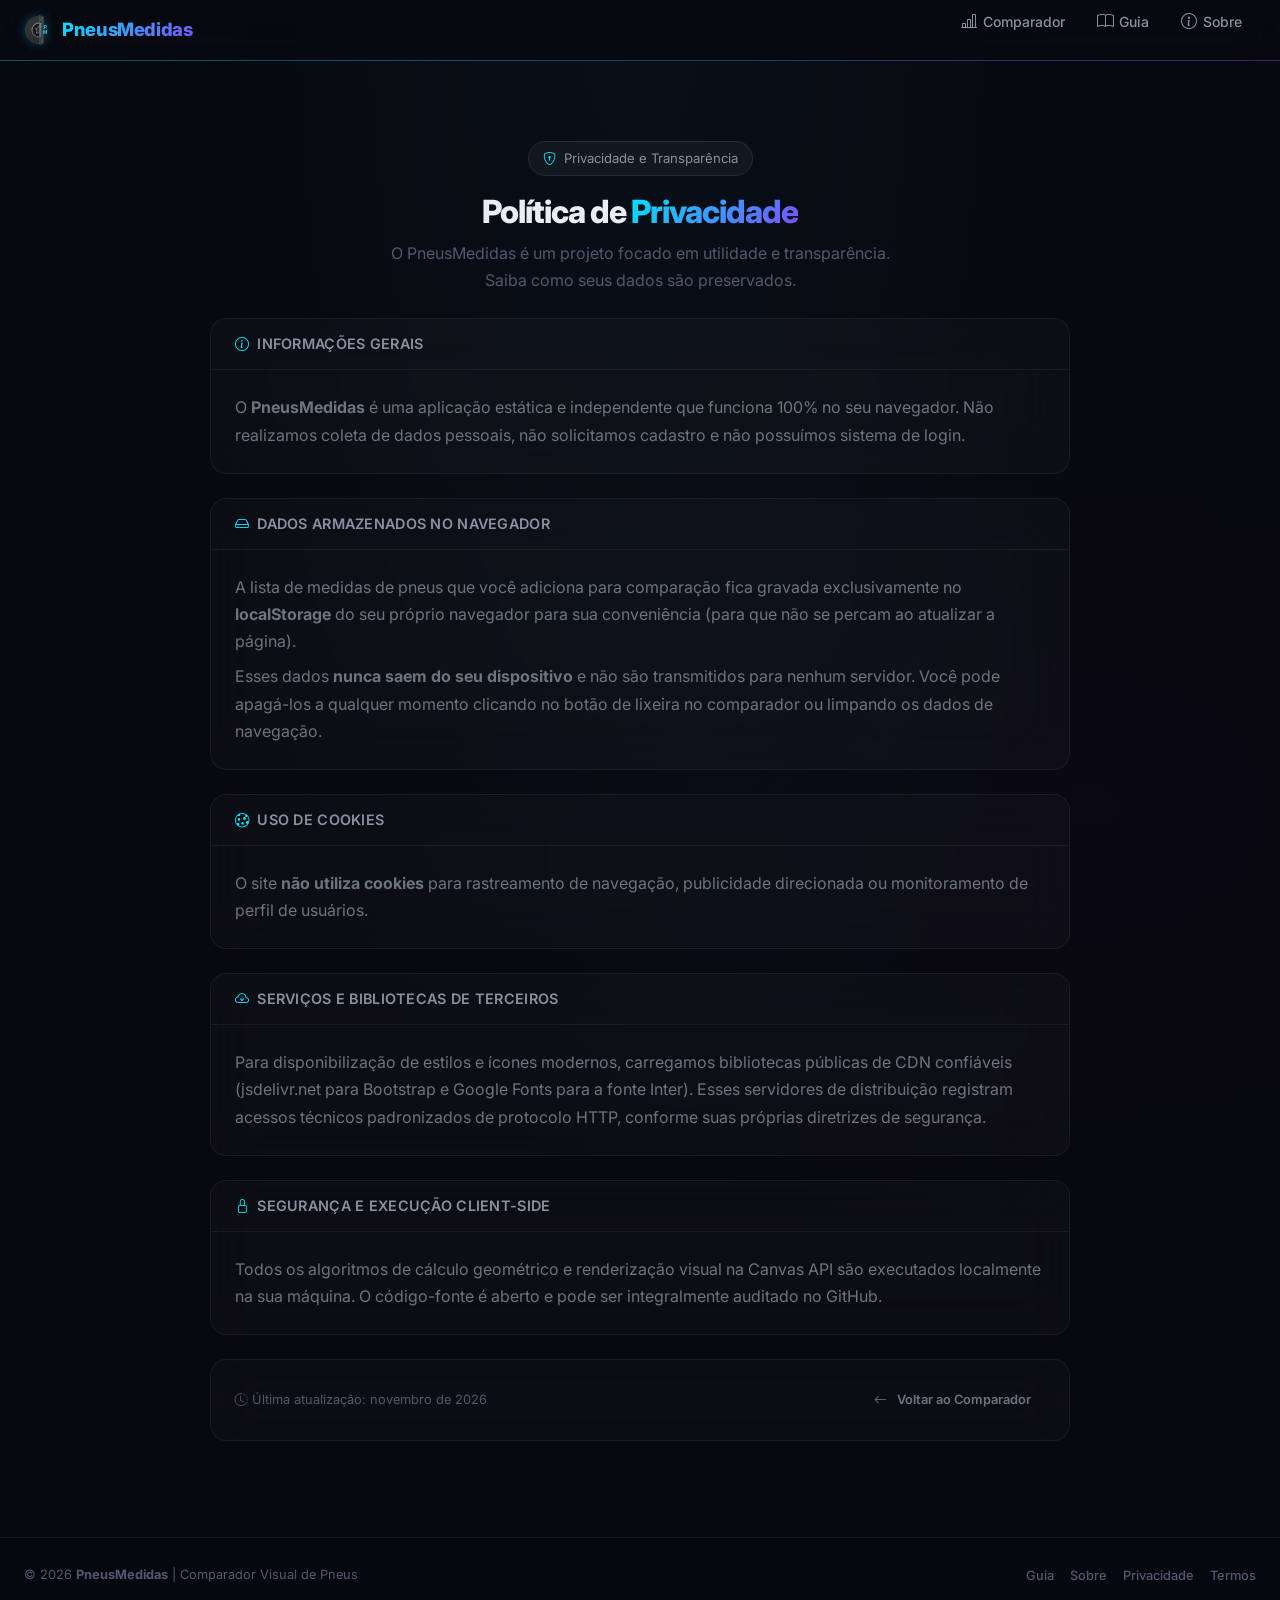
<file: privacidade.html>
<!doctype html>
<html lang="pt-BR" data-bs-theme="dark">
  <head>
    <meta charset="UTF-8" />
    <meta name="viewport" content="width=device-width, initial-scale=1.0" />
    <meta
      name="description"
      content="Política de Privacidade do PneusMedidas. Saiba como seus dados são tratados neste comparador visual de pneus."
    />
    <meta name="keywords" content="política privacidade, PneusMedidas, dados, cookies" />
    <meta name="theme-color" content="#08080f" />

    <title>Política de Privacidade | PneusMedidas</title>

    <!-- Favicon -->
    <link rel="icon" type="image/svg+xml" href="img/favicon.svg" />

    <!-- Open Graph -->
    <meta property="og:title" content="Política de Privacidade | PneusMedidas" />
    <meta
      property="og:description"
      content="Saiba como o PneusMedidas protege sua privacidade e executa tudo localmente."
    />
    <meta property="og:type" content="website" />

    <!-- Google Fonts: Inter -->
    <link rel="preconnect" href="https://fonts.googleapis.com" />
    <link rel="preconnect" href="https://fonts.gstatic.com" crossorigin />
    <link
      href="https://fonts.googleapis.com/css2?family=Inter:wght@300;400;500;600;700;800;900&display=swap"
      rel="stylesheet"
    />

    <!-- Bootstrap 5.3 CSS -->
    <link
      href="https://cdn.jsdelivr.net/npm/bootstrap@5.3.3/dist/css/bootstrap.min.css"
      rel="stylesheet"
      integrity="sha384-QWTKZyjpPEjISv5WaRU9OFeRpok6YcnS/1lP6tFb0d2nlHQDEwfi5vhvbN4CSPKZ"
      crossorigin="anonymous"
    />

    <!-- Bootstrap Icons -->
    <link
      href="https://cdn.jsdelivr.net/npm/bootstrap-icons@1.11.3/font/bootstrap-icons.min.css"
      rel="stylesheet"
    />

    <!-- Custom CSS -->
    <link href="css/style.css" rel="stylesheet" />
  </head>
  <body>
    <!-- NAVBAR -->
    <nav class="site-nav">
      <div class="site-container">
        <a class="nav-brand" href="index.html">
          <img
            src="img/favicon.svg"
            alt="PneusMedidas"
            width="30"
            height="30"
          />
          <span>PneusMedidas</span>
        </a>

        <button class="nav-toggle" id="navToggle" aria-label="Menu">
          <i class="bi bi-list"></i>
        </button>

        <ul class="nav-links" id="navLinks">
          <li>
            <a href="index.html">
              <i class="bi bi-bar-chart-line"></i> Comparador
            </a>
          </li>
          <li>
            <a href="guia.html"> <i class="bi bi-book"></i> Guia </a>
          </li>
          <li>
            <a href="sobre.html"> <i class="bi bi-info-circle"></i> Sobre </a>
          </li>
        </ul>
      </div>
    </nav>

    <!-- CONTEÚDO PRINCIPAL -->
    <main class="main-content">
      <div class="site-container py-4">
        <!-- Hero -->
        <div class="page-hero">
          <div class="guide-badge-pill">
            <i class="bi bi-shield-lock text-accent"></i>
            <span>Privacidade e Transparência</span>
          </div>
          <h1>Política de <span class="text-gradient">Privacidade</span></h1>
          <p>
            O PneusMedidas é um projeto focado em utilidade e transparência. Saiba como seus dados são preservados.
          </p>
        </div>

        <div style="max-width: 860px; margin: 0 auto;">
          <!-- Informações Gerais -->
          <div class="glass-card mb-4">
            <div class="glass-card-header">
              <h5 class="mb-0"><i class="bi bi-info-circle text-accent me-2"></i>Informações Gerais</h5>
            </div>
            <div class="glass-card-body">
              <p class="mb-0 text-secondary">
                O <strong>PneusMedidas</strong> é uma aplicação estática e independente que funciona 100% no seu navegador. Não realizamos coleta de dados pessoais, não solicitamos cadastro e não possuímos sistema de login.
              </p>
            </div>
          </div>

          <!-- Armazenamento Local -->
          <div class="glass-card mb-4">
            <div class="glass-card-header">
              <h5 class="mb-0"><i class="bi bi-hdd text-accent me-2"></i>Dados Armazenados no Navegador</h5>
            </div>
            <div class="glass-card-body">
              <p class="text-secondary mb-2">
                A lista de medidas de pneus que você adiciona para comparação fica gravada exclusivamente no <strong>localStorage</strong> do seu próprio navegador para sua conveniência (para que não se percam ao atualizar a página).
              </p>
              <p class="text-secondary mb-0">
                Esses dados <strong>nunca saem do seu dispositivo</strong> e não são transmitidos para nenhum servidor. Você pode apagá-los a qualquer momento clicando no botão de lixeira no comparador ou limpando os dados de navegação.
              </p>
            </div>
          </div>

          <!-- Cookies -->
          <div class="glass-card mb-4">
            <div class="glass-card-header">
              <h5 class="mb-0"><i class="bi bi-cookie text-accent me-2"></i>Uso de Cookies</h5>
            </div>
            <div class="glass-card-body">
              <p class="mb-0 text-secondary">
                O site <strong>não utiliza cookies</strong> para rastreamento de navegação, publicidade direcionada ou monitoramento de perfil de usuários.
              </p>
            </div>
          </div>

          <!-- Terceiros -->
          <div class="glass-card mb-4">
            <div class="glass-card-header">
              <h5 class="mb-0"><i class="bi bi-cloud-arrow-down text-accent me-2"></i>Serviços e Bibliotecas de Terceiros</h5>
            </div>
            <div class="glass-card-body">
              <p class="mb-0 text-secondary">
                Para disponibilização de estilos e ícones modernos, carregamos bibliotecas públicas de CDN confiáveis (jsdelivr.net para Bootstrap e Google Fonts para a fonte Inter). Esses servidores de distribuição registram acessos técnicos padronizados de protocolo HTTP, conforme suas próprias diretrizes de segurança.
              </p>
            </div>
          </div>

          <!-- Segurança -->
          <div class="glass-card mb-4">
            <div class="glass-card-header">
              <h5 class="mb-0"><i class="bi bi-lock text-accent me-2"></i>Segurança e Execução Client-Side</h5>
            </div>
            <div class="glass-card-body">
              <p class="mb-0 text-secondary">
                Todos os algoritmos de cálculo geométrico e renderização visual na Canvas API são executados localmente na sua máquina. O código-fonte é aberto e pode ser integralmente auditado no GitHub.
              </p>
            </div>
          </div>

          <!-- Data -->
          <div class="glass-card mb-5">
            <div class="glass-card-body d-flex flex-wrap align-items-center justify-content-between gap-2">
              <small class="text-tertiary">
                <i class="bi bi-clock-history me-1"></i>Última atualização: novembro de 2026
              </small>
              <a href="index.html" class="btn btn-outline-secondary btn-sm">
                <i class="bi bi-arrow-left me-1"></i>Voltar ao Comparador
              </a>
            </div>
          </div>
        </div>
      </div>
    </main>

    <!-- FOOTER -->
    <footer class="site-footer">
      <div class="site-container">
        <small>&copy; 2026 <strong>PneusMedidas</strong> | Comparador Visual de Pneus</small>
        <div class="footer-links">
          <a href="guia.html"><small>Guia</small></a>
          <a href="sobre.html"><small>Sobre</small></a>
          <a href="privacidade.html"><small>Privacidade</small></a>
          <a href="termos.html"><small>Termos</small></a>
        </div>
      </div>
    </footer>

    <!-- Bootstrap JS -->
    <script
      src="https://cdn.jsdelivr.net/npm/bootstrap@5.3.3/dist/js/bootstrap.bundle.min.js"
      integrity="sha384-YvpcrYf0tY3lHB60NNkmXc5s9fDVZLESaAA55NDzOxhy9GkcIdslK1eN7N6jIeHz"
      crossorigin="anonymous"
    ></script>

    <script>
      var navToggle = document.getElementById("navToggle");
      var navLinks = document.getElementById("navLinks");
      if (navToggle && navLinks) {
        navToggle.addEventListener("click", function () {
          navLinks.classList.toggle("open");
        });
        navLinks.querySelectorAll("a").forEach(function (link) {
          link.addEventListener("click", function () {
            navLinks.classList.remove("open");
          });
        });
      }
    </script>
  </body>
</html>
</file>
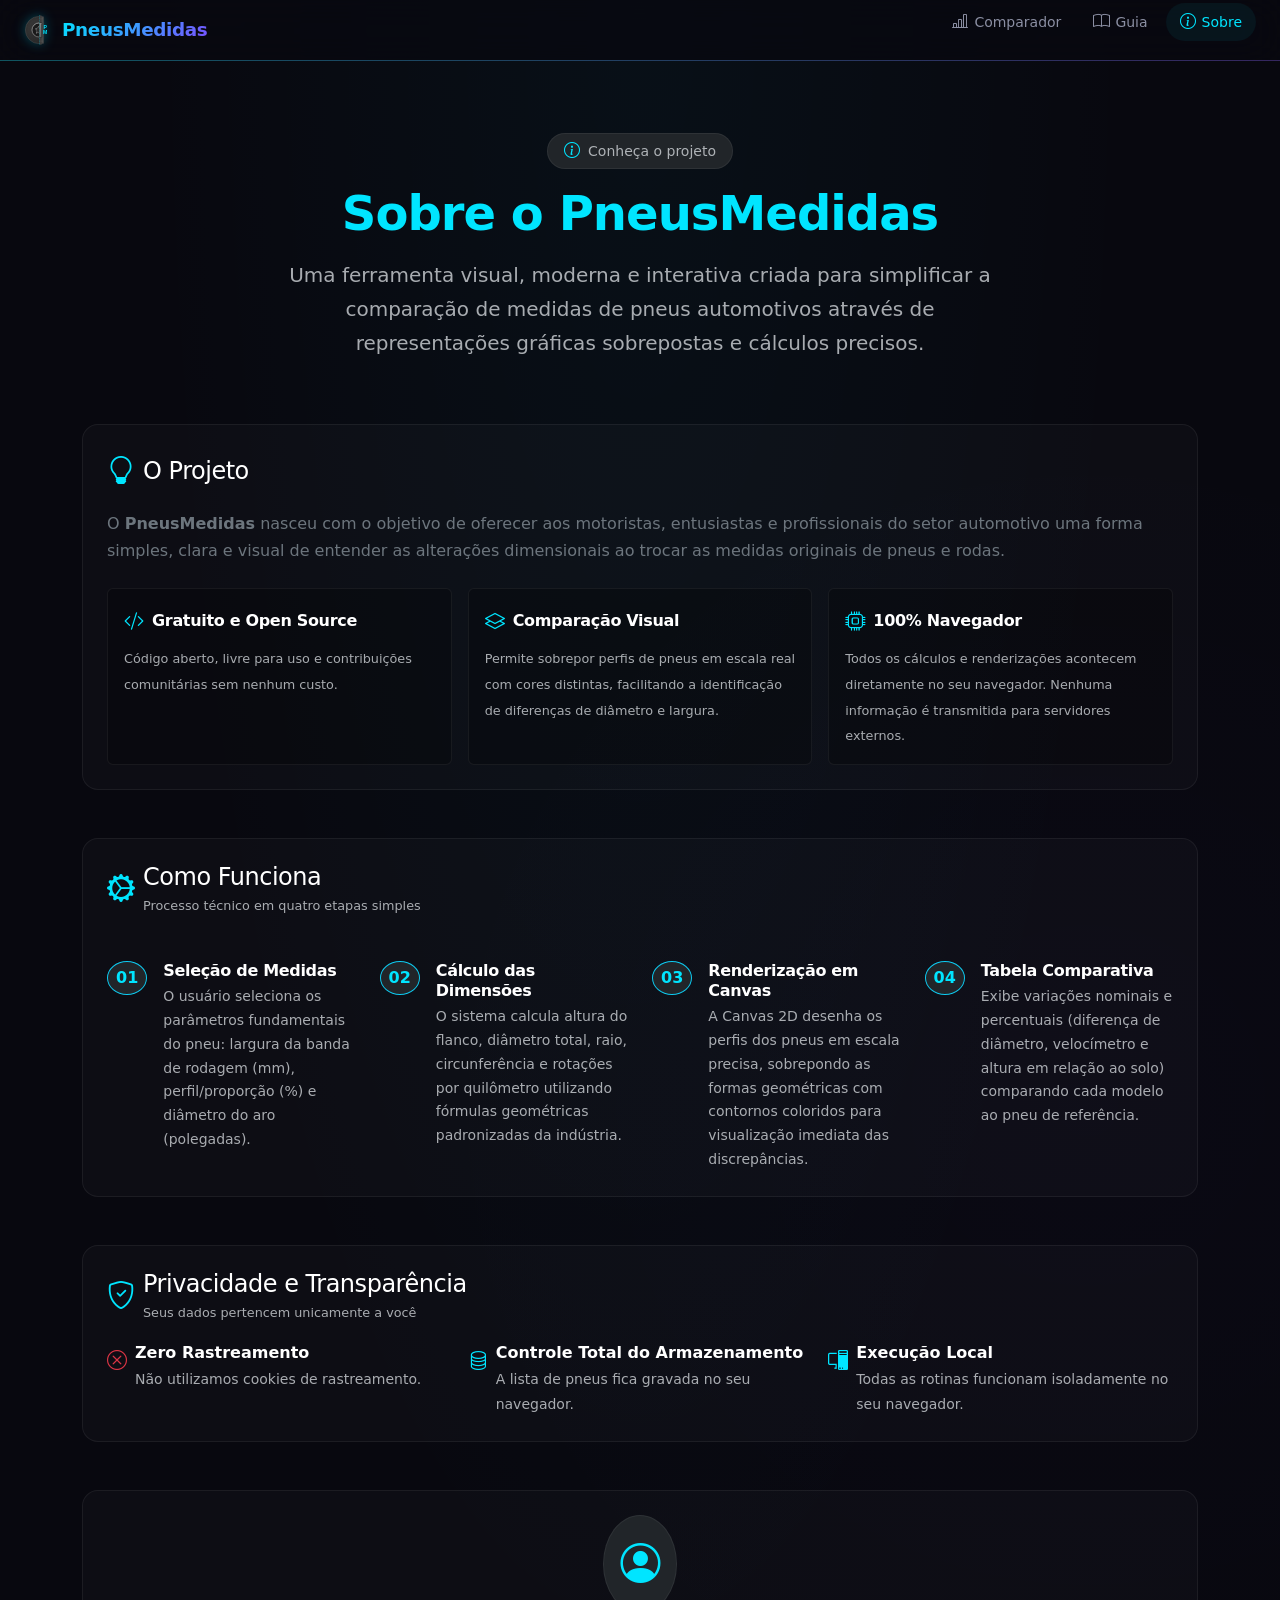
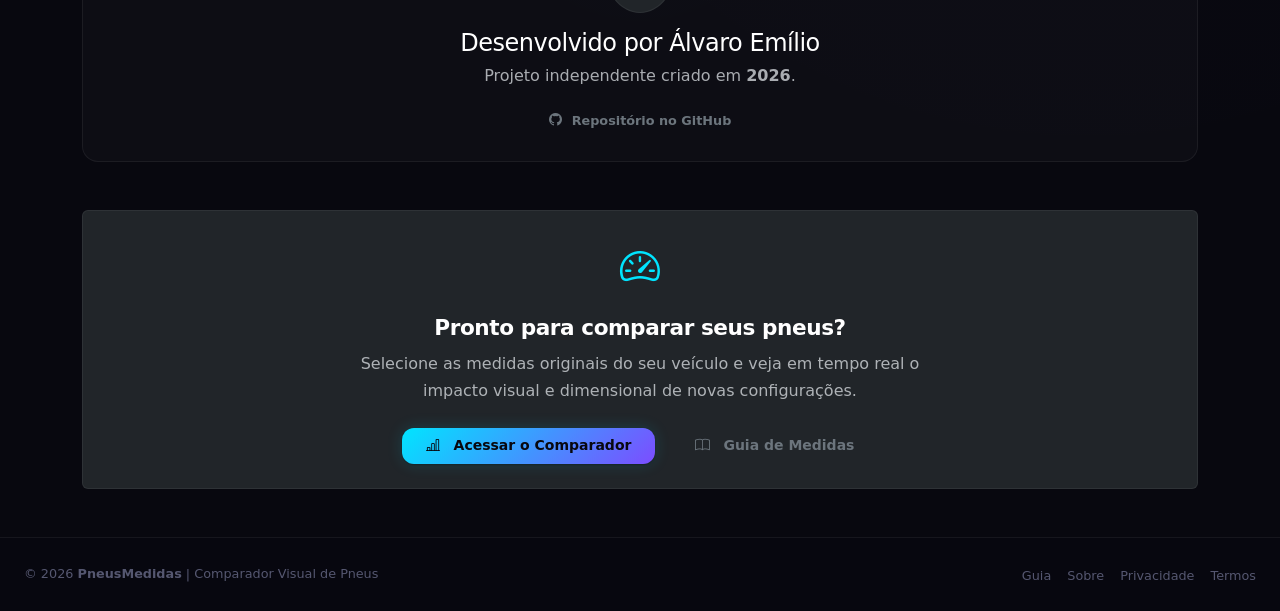
<file: sobre.html>
<!doctype html>
<html lang="pt-BR" data-bs-theme="dark">
  <head>
    <meta charset="UTF-8" />
    <meta name="viewport" content="width=device-width, initial-scale=1.0" />
    <meta
      name="description"
      content="Sobre o PneusMedidas. Conheça o projeto de comparador visual de pneus, sua inspiração e compromisso com a privacidade."
    />
    <meta
      name="keywords"
      content="PneusMedidas, sobre, comparador pneus, ferramenta gratuita"
    />
    <meta name="theme-color" content="#08080f" />

    <title>Sobre | PneusMedidas</title>

    <!-- Favicon -->
    <link rel="icon" type="image/svg+xml" href="img/favicon.svg" />

    <!-- Open Graph -->
    <meta property="og:title" content="Sobre o PneusMedidas" />
    <meta
      property="og:description"
      content="Conheça o comparador visual de pneus: ferramenta gratuita, open-source e 100% client-side."
    />
    <meta property="og:type" content="website" />
    <meta property="og:image" content="img/og-image.png" />

    <!-- Bootstrap 5.3 CSS -->
    <link
      href="https://cdn.jsdelivr.net/npm/bootstrap@5.3.3/dist/css/bootstrap.min.css"
      rel="stylesheet"
      integrity="sha384-QWTKZyjpPEjISv5WaRU9OFeRpok6YcnS/1lP6tFb0d2nlHQDEwfi5vhvbN4CSPKZ"
      crossorigin="anonymous"
    />

    <!-- Bootstrap Icons -->
    <link
      href="https://cdn.jsdelivr.net/npm/bootstrap-icons@1.11.3/font/bootstrap-icons.min.css"
      rel="stylesheet"
    />

    <!-- Custom CSS -->
    <link href="css/style.css" rel="stylesheet" />
  </head>
  <body>
    <!-- =====================================================================
       NAVBAR
       ===================================================================== -->
    <nav class="site-nav">
      <div class="site-container">
        <a class="nav-brand" href="index.html">
          <img
            src="img/favicon.svg"
            alt="PneusMedidas"
            width="30"
            height="30"
          />
          <span>PneusMedidas</span>
        </a>

        <button class="nav-toggle" id="navToggle" aria-label="Menu">
          <i class="bi bi-list"></i>
        </button>

        <ul class="nav-links" id="navLinks">
          <li>
            <a href="index.html">
              <i class="bi bi-bar-chart-line"></i> Comparador
            </a>
          </li>
          <li>
            <a href="guia.html"> <i class="bi bi-book"></i> Guia </a>
          </li>
          <li>
            <a href="sobre.html" class="active" aria-current="page">
              <i class="bi bi-info-circle"></i> Sobre
            </a>
          </li>
        </ul>
      </div>
    </nav>

    <!-- =====================================================================
       CONTEÚDO PRINCIPAL
       ===================================================================== -->
    <main class="main-content">
      <div class="container py-4">
        <!-- =================================================================
           1. HERO SECTION
           ================================================================= -->
        <section class="text-center py-4 mb-4">
          <div
            class="d-inline-flex align-items-center gap-2 px-3 py-1 rounded-pill bg-dark border border-subtle mb-3"
          >
            <i class="bi bi-info-circle text-accent"></i>
            <span class="small text-muted">Conheça o projeto</span>
          </div>
          <h1 class="display-5 fw-bold text-accent mb-3">
            Sobre o PneusMedidas
          </h1>
          <p class="lead text-muted mx-auto" style="max-width: 720px">
            Uma ferramenta visual, moderna e interativa criada para simplificar
            a comparação de medidas de pneus automotivos através de
            representações gráficas sobrepostas e cálculos precisos.
          </p>
        </section>

        <!-- =================================================================
           2. O PROJETO
           ================================================================= -->
        <section class="mb-5">
          <div class="card p-4">
            <div class="d-flex align-items-center mb-3">
              <i class="bi bi-lightbulb text-accent fs-3 me-2"></i>
              <h2 class="h4 mb-0 text-white">O Projeto</h2>
            </div>
            <p class="text-secondary mb-4">
              O <strong>PneusMedidas</strong> nasceu com o objetivo de oferecer
              aos motoristas, entusiastas e profissionais do setor automotivo
              uma forma simples, clara e visual de entender as alterações
              dimensionais ao trocar as medidas originais de pneus e rodas.
            </p>

            <div class="row g-3">
              <div class="col-md-6 col-lg-4">
                <div
                  class="p-3 rounded bg-black bg-opacity-25 border border-subtle h-100"
                >
                  <div class="d-flex align-items-center mb-2">
                    <i class="bi bi-code-slash text-accent fs-5 me-2"></i>
                    <h6 class="mb-0 text-white">Gratuito e Open Source</h6>
                  </div>
                  <small class="text-muted">
                    Código aberto, livre para uso e contribuições comunitárias
                    sem nenhum custo.
                  </small>
                </div>
              </div>

              <div class="col-md-6 col-lg-4">
                <div
                  class="p-3 rounded bg-black bg-opacity-25 border border-subtle h-100"
                >
                  <div class="d-flex align-items-center mb-2">
                    <i class="bi bi-layers text-accent fs-5 me-2"></i>
                    <h6 class="mb-0 text-white">Comparação Visual</h6>
                  </div>
                  <small class="text-muted">
                    Permite sobrepor perfis de pneus em escala real com cores
                    distintas, facilitando a identificação de diferenças de
                    diâmetro e largura.
                  </small>
                </div>
              </div>

              <div class="col-md-6 col-lg-4">
                <div
                  class="p-3 rounded bg-black bg-opacity-25 border border-subtle h-100"
                >
                  <div class="d-flex align-items-center mb-2">
                    <i class="bi bi-cpu text-accent fs-5 me-2"></i>
                    <h6 class="mb-0 text-white">100% Navegador</h6>
                  </div>
                  <small class="text-muted">
                    Todos os cálculos e renderizações acontecem diretamente no
                    seu navegador. Nenhuma informação é transmitida para
                    servidores externos.
                  </small>
                </div>
              </div>
            </div>
          </div>
        </section>

        <!-- =================================================================
           4. COMO FUNCIONA
           ================================================================= -->
        <section class="mb-5">
          <div class="card p-4">
            <div class="d-flex align-items-center mb-3">
              <i class="bi bi-gear-wide-connected text-accent fs-3 me-2"></i>
              <div>
                <h2 class="h4 mb-0 text-white">Como Funciona</h2>
                <small class="text-muted"
                  >Processo técnico em quatro etapas simples</small
                >
              </div>
            </div>

            <div class="row g-4 mt-1">
              <div class="col-md-6 col-lg-3">
                <div class="d-flex">
                  <div class="me-3">
                    <span
                      class="badge rounded-circle bg-dark border border-info text-accent p-2 fs-6"
                      >01</span
                    >
                  </div>
                  <div>
                    <h6 class="text-white mb-1">Seleção de Medidas</h6>
                    <p class="text-muted small mb-0">
                      O usuário seleciona os parâmetros fundamentais do pneu:
                      largura da banda de rodagem (mm), perfil/proporção (%) e
                      diâmetro do aro (polegadas).
                    </p>
                  </div>
                </div>
              </div>

              <div class="col-md-6 col-lg-3">
                <div class="d-flex">
                  <div class="me-3">
                    <span
                      class="badge rounded-circle bg-dark border border-info text-accent p-2 fs-6"
                      >02</span
                    >
                  </div>
                  <div>
                    <h6 class="text-white mb-1">Cálculo das Dimensões</h6>
                    <p class="text-muted small mb-0">
                      O sistema calcula altura do flanco, diâmetro total, raio,
                      circunferência e rotações por quilômetro utilizando
                      fórmulas geométricas padronizadas da indústria.
                    </p>
                  </div>
                </div>
              </div>

              <div class="col-md-6 col-lg-3">
                <div class="d-flex">
                  <div class="me-3">
                    <span
                      class="badge rounded-circle bg-dark border border-info text-accent p-2 fs-6"
                      >03</span
                    >
                  </div>
                  <div>
                    <h6 class="text-white mb-1">Renderização em Canvas</h6>
                    <p class="text-muted small mb-0">
                      A Canvas 2D desenha os perfis dos pneus em escala precisa,
                      sobrepondo as formas geométricas com contornos coloridos
                      para visualização imediata das discrepâncias.
                    </p>
                  </div>
                </div>
              </div>

              <div class="col-md-6 col-lg-3">
                <div class="d-flex">
                  <div class="me-3">
                    <span
                      class="badge rounded-circle bg-dark border border-info text-accent p-2 fs-6"
                      >04</span
                    >
                  </div>
                  <div>
                    <h6 class="text-white mb-1">Tabela Comparativa</h6>
                    <p class="text-muted small mb-0">
                      Exibe variações nominais e percentuais (diferença de
                      diâmetro, velocímetro e altura em relação ao solo)
                      comparando cada modelo ao pneu de referência.
                    </p>
                  </div>
                </div>
              </div>
            </div>
          </div>
        </section>

        <!-- =================================================================
           5. PRIVACIDADE
           ================================================================= -->
        <section class="mb-5">
          <div class="card p-4 border-start border-3 border-accent">
            <div class="d-flex align-items-center mb-3">
              <i class="bi bi-shield-check text-accent fs-3 me-2"></i>
              <div>
                <h2 class="h4 mb-0 text-white">Privacidade e Transparência</h2>
                <small class="text-muted"
                  >Seus dados pertencem unicamente a você</small
                >
              </div>
            </div>
            <div class="row g-3">
              <div class="col-md-4">
                <div class="d-flex align-items-start">
                  <i class="bi bi-x-circle text-danger fs-5 me-2 mt-1"></i>
                  <div>
                    <strong class="text-white d-block"
                      >Zero Rastreamento</strong
                    >
                    <span class="text-muted small"
                      >Não utilizamos cookies de rastreamento.</span
                    >
                  </div>
                </div>
              </div>

              <div class="col-md-4">
                <div class="d-flex align-items-start">
                  <i class="bi bi-database text-accent fs-5 me-2 mt-1"></i>
                  <div>
                    <strong class="text-white d-block"
                      >Controle Total do Armazenamento</strong
                    >
                    <span class="text-muted small"
                      >A lista de pneus fica gravada no seu navegador.</span
                    >
                  </div>
                </div>
              </div>

              <div class="col-md-4">
                <div class="d-flex align-items-start">
                  <i class="bi bi-pc-display text-accent fs-5 me-2 mt-1"></i>
                  <div>
                    <strong class="text-white d-block">Execução Local</strong>
                    <span class="text-muted small"
                      >Todas as rotinas funcionam isoladamente no seu
                      navegador.</span
                    >
                  </div>
                </div>
              </div>
            </div>
          </div>
        </section>

        <!-- =================================================================
           6. DESENVOLVEDOR
           ================================================================= -->
        <section class="mb-5">
          <div class="card p-4 text-center">
            <div
              class="mx-auto mb-3 p-3 rounded-circle bg-dark border border-subtle d-inline-flex"
            >
              <i class="bi bi-person-circle text-accent fs-1"></i>
            </div>
            <h2 class="h4 text-white mb-1">Desenvolvido por Álvaro Emílio</h2>
            <p class="text-muted mb-3">
              Projeto independente criado em <strong>2026</strong>.
            </p>
            <div class="d-flex justify-content-center gap-3">
              <a
                href="https://github.com/alvaroemilio/medidas_pneus"
                target="_blank"
                rel="noopener noreferrer"
                class="btn btn-outline-secondary btn-sm px-3"
              >
                <i class="bi bi-github me-1"></i> Repositório no GitHub
              </a>
            </div>
          </div>
        </section>

        <!-- =================================================================
           7. CTA (CALL TO ACTION)
           ================================================================= -->
        <section
          class="text-center py-4 p-4 rounded bg-dark border border-subtle"
        >
          <i class="bi bi-speedometer2 text-accent fs-1 d-block mb-3"></i>
          <h3 class="fw-bold text-white mb-2">
            Pronto para comparar seus pneus?
          </h3>
          <p class="text-muted mx-auto mb-4" style="max-width: 600px">
            Selecione as medidas originais do seu veículo e veja em tempo real o
            impacto visual e dimensional de novas configurações.
          </p>
          <div class="d-flex flex-wrap justify-content-center gap-3">
            <a href="index.html" class="btn btn-primary px-4 py-2">
              <i class="bi bi-bar-chart-line me-2"></i>Acessar o Comparador
            </a>
            <a href="guia.html" class="btn btn-outline-secondary px-4 py-2">
              <i class="bi bi-book me-2"></i>Guia de Medidas
            </a>
          </div>
        </section>
      </div>
    </main>

    <footer class="site-footer">
      <div class="site-container">
        <small
          >&copy; 2026 <strong>PneusMedidas</strong> | Comparador Visual de
          Pneus</small
        >
        <div class="footer-links">
          <a href="guia.html"><small>Guia</small></a>
          <a href="sobre.html"><small>Sobre</small></a>
          <a href="privacidade.html"><small>Privacidade</small></a>
          <a href="termos.html"><small>Termos</small></a>
        </div>
      </div>
    </footer>

    <!-- Bootstrap 5.3 Bundle JS -->
    <script
      src="https://cdn.jsdelivr.net/npm/bootstrap@5.3.3/dist/js/bootstrap.bundle.min.js"
      integrity="sha384-YvpcrYf0tY3lHB60NNkmXc5s9fDVZLESaAA55NDzOxhy9GkcIdslK1eN7N6jIeHz"
      crossorigin="anonymous"
    ></script>

    <script>
      var navToggle = document.getElementById("navToggle");
      var navLinks = document.getElementById("navLinks");
      if (navToggle && navLinks) {
        navToggle.addEventListener("click", function () {
          navLinks.classList.toggle("open");
        });
        navLinks.querySelectorAll("a").forEach(function (link) {
          link.addEventListener("click", function () {
            navLinks.classList.remove("open");
          });
        });
      }
    </script>
  </body>
</html>
</file>
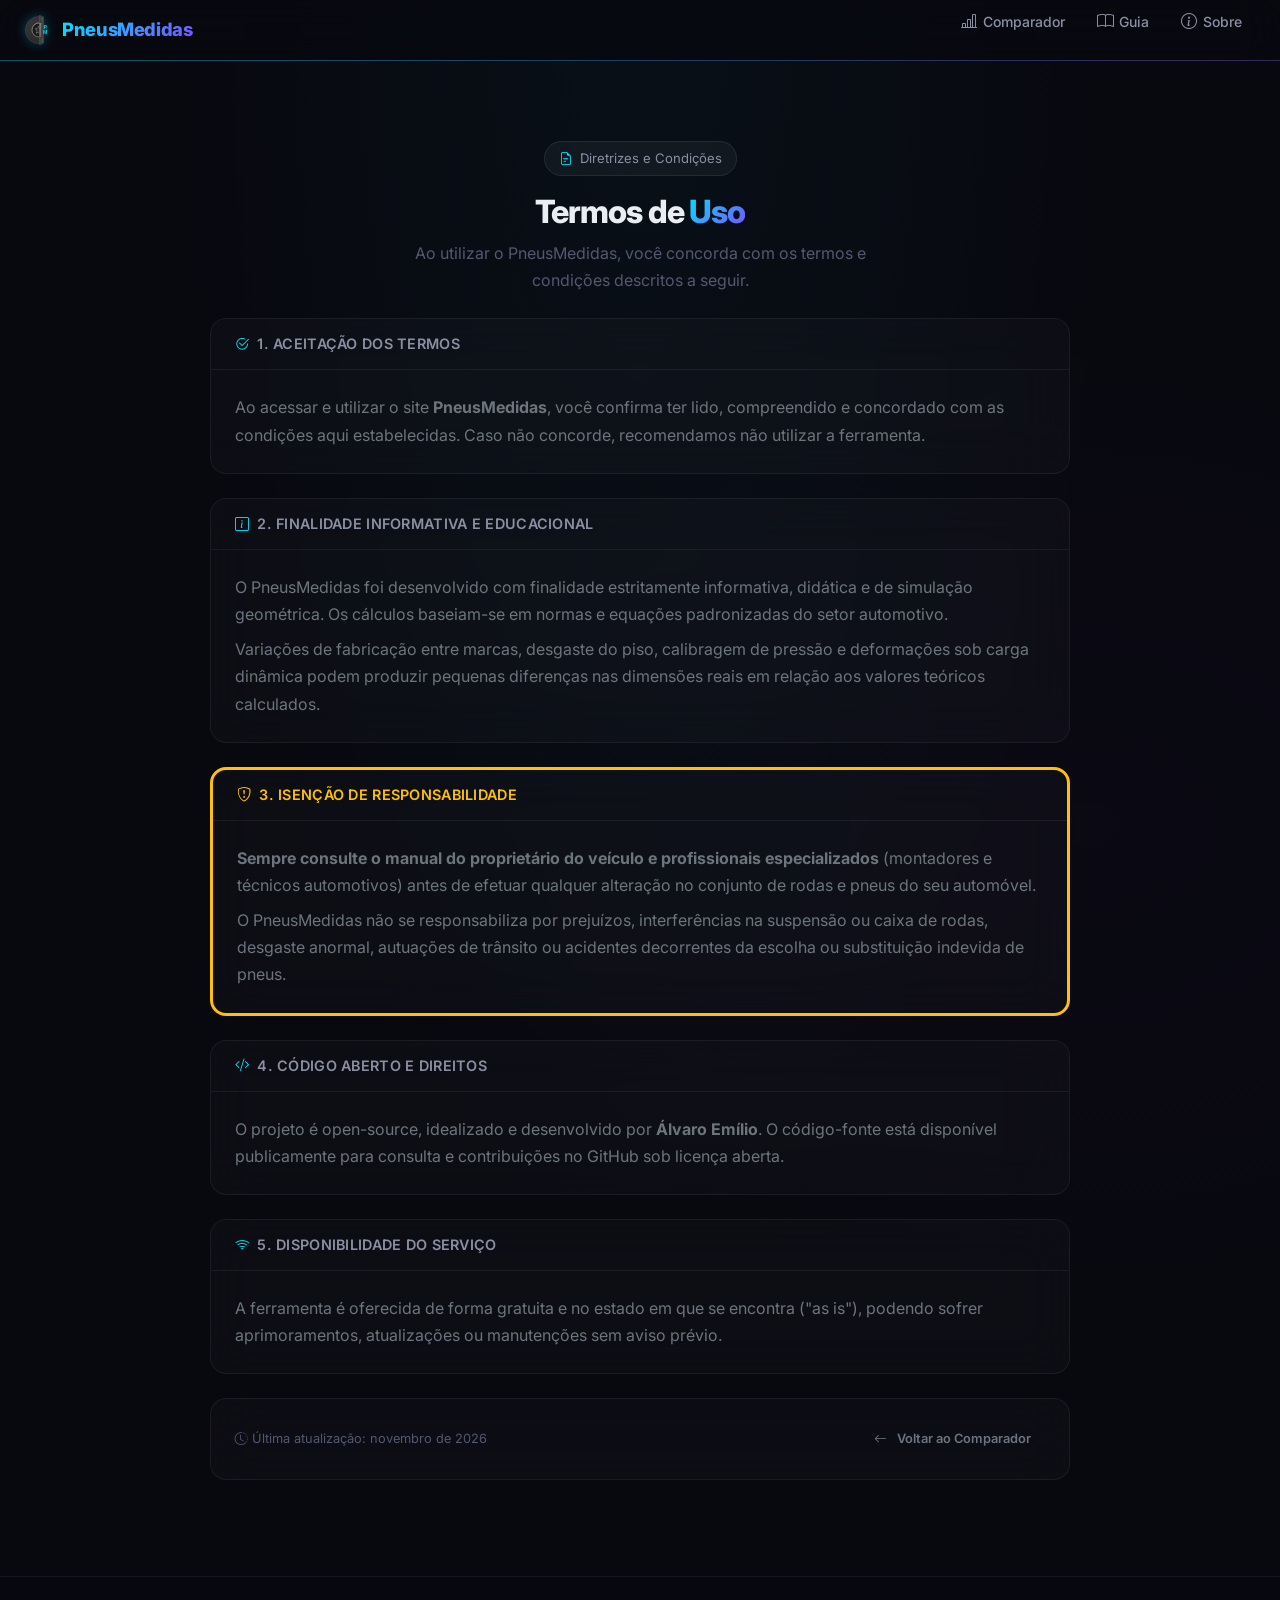
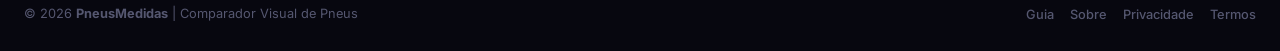
<file: termos.html>
<!doctype html>
<html lang="pt-BR" data-bs-theme="dark">
  <head>
    <meta charset="UTF-8" />
    <meta name="viewport" content="width=device-width, initial-scale=1.0" />
    <meta
      name="description"
      content="Termos de Uso do PneusMedidas. Condições e diretrizes para a utilização do comparador visual de pneus."
    />
    <meta
      name="keywords"
      content="termos de uso, PneusMedidas, condições, comparador pneus"
    />
    <meta name="theme-color" content="#08080f" />

    <title>Termos de Uso | PneusMedidas</title>

    <!-- Favicon -->
    <link rel="icon" type="image/svg+xml" href="img/favicon.svg" />

    <!-- Open Graph -->
    <meta property="og:title" content="Termos de Uso | PneusMedidas" />
    <meta
      property="og:description"
      content="Condições de uso do comparador visual de pneus PneusMedidas."
    />
    <meta property="og:type" content="website" />

    <!-- Google Fonts: Inter -->
    <link rel="preconnect" href="https://fonts.googleapis.com" />
    <link rel="preconnect" href="https://fonts.gstatic.com" crossorigin />
    <link
      href="https://fonts.googleapis.com/css2?family=Inter:wght@300;400;500;600;700;800;900&display=swap"
      rel="stylesheet"
    />

    <!-- Bootstrap 5.3 CSS -->
    <link
      href="https://cdn.jsdelivr.net/npm/bootstrap@5.3.3/dist/css/bootstrap.min.css"
      rel="stylesheet"
      integrity="sha384-QWTKZyjpPEjISv5WaRU9OFeRpok6YcnS/1lP6tFb0d2nlHQDEwfi5vhvbN4CSPKZ"
      crossorigin="anonymous"
    />

    <!-- Bootstrap Icons -->
    <link
      href="https://cdn.jsdelivr.net/npm/bootstrap-icons@1.11.3/font/bootstrap-icons.min.css"
      rel="stylesheet"
    />

    <!-- Custom CSS -->
    <link href="css/style.css" rel="stylesheet" />
  </head>
  <body>
    <!-- NAVBAR -->
    <nav class="site-nav">
      <div class="site-container">
        <a class="nav-brand" href="index.html">
          <img
            src="img/favicon.svg"
            alt="PneusMedidas"
            width="30"
            height="30"
          />
          <span>PneusMedidas</span>
        </a>

        <button class="nav-toggle" id="navToggle" aria-label="Menu">
          <i class="bi bi-list"></i>
        </button>

        <ul class="nav-links" id="navLinks">
          <li>
            <a href="index.html">
              <i class="bi bi-bar-chart-line"></i> Comparador
            </a>
          </li>
          <li>
            <a href="guia.html"> <i class="bi bi-book"></i> Guia </a>
          </li>
          <li>
            <a href="sobre.html"> <i class="bi bi-info-circle"></i> Sobre </a>
          </li>
        </ul>
      </div>
    </nav>

    <!-- CONTEÚDO PRINCIPAL -->
    <main class="main-content">
      <div class="site-container py-4">
        <!-- Hero -->
        <div class="page-hero">
          <div class="guide-badge-pill">
            <i class="bi bi-file-earmark-text text-accent"></i>
            <span>Diretrizes e Condições</span>
          </div>
          <h1>Termos de <span class="text-gradient">Uso</span></h1>
          <p>
            Ao utilizar o PneusMedidas, você concorda com os termos e condições
            descritos a seguir.
          </p>
        </div>

        <div style="max-width: 860px; margin: 0 auto">
          <!-- 1. Aceitação -->
          <div class="glass-card mb-4">
            <div class="glass-card-header">
              <h5 class="mb-0">
                <i class="bi bi-check2-circle text-accent me-2"></i>1. Aceitação
                dos Termos
              </h5>
            </div>
            <div class="glass-card-body">
              <p class="mb-0 text-secondary">
                Ao acessar e utilizar o site <strong>PneusMedidas</strong>, você
                confirma ter lido, compreendido e concordado com as condições
                aqui estabelecidas. Caso não concorde, recomendamos não utilizar
                a ferramenta.
              </p>
            </div>
          </div>

          <!-- 2. Finalidade Informativa -->
          <div class="glass-card mb-4">
            <div class="glass-card-header">
              <h5 class="mb-0">
                <i class="bi bi-info-square text-accent me-2"></i>2. Finalidade
                Informativa e Educacional
              </h5>
            </div>
            <div class="glass-card-body">
              <p class="mb-2 text-secondary">
                O PneusMedidas foi desenvolvido com finalidade estritamente
                informativa, didática e de simulação geométrica. Os cálculos
                baseiam-se em normas e equações padronizadas do setor
                automotivo.
              </p>
              <p class="mb-0 text-secondary">
                Variações de fabricação entre marcas, desgaste do piso,
                calibragem de pressão e deformações sob carga dinâmica podem
                produzir pequenas diferenças nas dimensões reais em relação aos
                valores teóricos calculados.
              </p>
            </div>
          </div>

          <!-- 3. Isenção -->
          <div class="glass-card mb-4 border-start border-3 border-warning">
            <div class="glass-card-header">
              <h5 class="mb-0 text-warning">
                <i class="bi bi-shield-exclamation me-2"></i>3. Isenção de
                Responsabilidade
              </h5>
            </div>
            <div class="glass-card-body">
              <p class="mb-2 text-secondary">
                <strong
                  >Sempre consulte o manual do proprietário do veículo e
                  profissionais especializados</strong
                >
                (montadores e técnicos automotivos) antes de efetuar qualquer
                alteração no conjunto de rodas e pneus do seu automóvel.
              </p>
              <p class="mb-0 text-secondary">
                O PneusMedidas não se responsabiliza por prejuízos,
                interferências na suspensão ou caixa de rodas, desgaste anormal,
                autuações de trânsito ou acidentes decorrentes da escolha ou
                substituição indevida de pneus.
              </p>
            </div>
          </div>

          <!-- 4. Propriedade Intelectual -->
          <div class="glass-card mb-4">
            <div class="glass-card-header">
              <h5 class="mb-0">
                <i class="bi bi-code-slash text-accent me-2"></i>4. Código
                Aberto e Direitos
              </h5>
            </div>
            <div class="glass-card-body">
              <p class="mb-0 text-secondary">
                O projeto é open-source, idealizado e desenvolvido por
                <strong>Álvaro Emílio</strong>. O código-fonte está disponível
                publicamente para consulta e contribuições no GitHub sob licença
                aberta.
              </p>
            </div>
          </div>

          <!-- 5. Disponibilidade -->
          <div class="glass-card mb-4">
            <div class="glass-card-header">
              <h5 class="mb-0">
                <i class="bi bi-wifi text-accent me-2"></i>5. Disponibilidade do
                Serviço
              </h5>
            </div>
            <div class="glass-card-body">
              <p class="mb-0 text-secondary">
                A ferramenta é oferecida de forma gratuita e no estado em que se
                encontra ("as is"), podendo sofrer aprimoramentos, atualizações
                ou manutenções sem aviso prévio.
              </p>
            </div>
          </div>

          <!-- Rodapé de Data -->
          <div class="glass-card mb-5">
            <div
              class="glass-card-body d-flex flex-wrap align-items-center justify-content-between gap-2"
            >
              <small class="text-tertiary">
                <i class="bi bi-clock-history me-1"></i>Última atualização:
                novembro de 2026
              </small>
              <a href="index.html" class="btn btn-outline-secondary btn-sm">
                <i class="bi bi-arrow-left me-1"></i>Voltar ao Comparador
              </a>
            </div>
          </div>
        </div>
      </div>
    </main>

    <!-- FOOTER -->
    <footer class="site-footer">
      <div class="site-container">
        <small
          >&copy; 2026 <strong>PneusMedidas</strong> | Comparador Visual de
          Pneus</small
        >
        <div class="footer-links">
          <a href="guia.html"><small>Guia</small></a>
          <a href="sobre.html"><small>Sobre</small></a>
          <a href="privacidade.html"><small>Privacidade</small></a>
          <a href="termos.html"><small>Termos</small></a>
        </div>
      </div>
    </footer>

    <!-- Bootstrap JS -->
    <script
      src="https://cdn.jsdelivr.net/npm/bootstrap@5.3.3/dist/js/bootstrap.bundle.min.js"
      integrity="sha384-YvpcrYf0tY3lHB60NNkmXc5s9fDVZLESaAA55NDzOxhy9GkcIdslK1eN7N6jIeHz"
      crossorigin="anonymous"
    ></script>

    <script>
      var navToggle = document.getElementById("navToggle");
      var navLinks = document.getElementById("navLinks");
      if (navToggle && navLinks) {
        navToggle.addEventListener("click", function () {
          navLinks.classList.toggle("open");
        });
        navLinks.querySelectorAll("a").forEach(function (link) {
          link.addEventListener("click", function () {
            navLinks.classList.remove("open");
          });
        });
      }
    </script>
  </body>
</html>
</file>
<file: css/style.css>
:root {
  /* Backgrounds */
  --bg-base: #08080f;
  --bg-surface-1: rgba(255, 255, 255, 0.025);
  --bg-surface-2: rgba(255, 255, 255, 0.045);
  --bg-surface-3: rgba(255, 255, 255, 0.07);
  --bg-canvas: #030305;
  --bg-input: rgba(255, 255, 255, 0.04);
  --bg-input-hover: rgba(255, 255, 255, 0.06);

  /* Borders */
  --border-subtle: rgba(255, 255, 255, 0.06);
  --border-default: rgba(255, 255, 255, 0.08);
  --border-hover: rgba(255, 255, 255, 0.14);
  --border-active: rgba(0, 229, 255, 0.4);

  /* Text */
  --text-primary: #eaedf3;
  --text-secondary: #8b8fa3;
  --text-tertiary: #555770;
  --text-inverse: #08080f;

  /* Accents */
  --accent: #00e5ff;
  --accent-muted: rgba(0, 229, 255, 0.15);
  --accent-subtle: rgba(0, 229, 255, 0.06);
  --accent-secondary: #7c4dff;
  --accent-gradient: linear-gradient(135deg, #00e5ff 0%, #7c4dff 100%);
  --accent-gradient-h: linear-gradient(90deg, #00e5ff 0%, #7c4dff 100%);

  /* Status */
  --success: #10b981;
  --warning: #f59e0b;
  --error: #ef4444;

  /* Tire Colors */
  --tire-1: #00ffff;
  --tire-2: #ff00ff;
  --tire-3: #ffff00;
  --tire-4: #00ff88;
  --tire-5: #ff8800;
  --tire-6: #ff4444;

  /* Shadows & Glows */
  --shadow-sm: 0 1px 2px rgba(0, 0, 0, 0.3);
  --shadow-md: 0 4px 16px rgba(0, 0, 0, 0.3);
  --shadow-lg: 0 8px 32px rgba(0, 0, 0, 0.4);
  --shadow-glow: 0 0 20px rgba(0, 229, 255, 0.1);
  --shadow-glow-strong: 0 0 30px rgba(0, 229, 255, 0.2);

  /* Radius */
  --radius-sm: 8px;
  --radius-md: 12px;
  --radius-lg: 16px;
  --radius-xl: 20px;
  --radius-full: 9999px;

  /* Transitions */
  --ease-out: cubic-bezier(0.16, 1, 0.3, 1);
  --ease-in-out: cubic-bezier(0.4, 0, 0.2, 1);
  --duration-fast: 0.15s;
  --duration-normal: 0.25s;
  --duration-slow: 0.4s;

  /* Spacing */
  --space-xs: 4px;
  --space-sm: 8px;
  --space-md: 16px;
  --space-lg: 24px;
  --space-xl: 32px;
  --space-2xl: 48px;

  /* Typography */
  --font-sans:
    "Inter", -apple-system, BlinkMacSystemFont, "Segoe UI", system-ui,
    sans-serif;
  --font-mono: "JetBrains Mono", "Fira Code", "SF Mono", monospace;
}

/* =========================================================================
 * 2. RESET & BASE
 * ========================================================================= */
*,
*::before,
*::after {
  box-sizing: border-box;
  margin: 0;
  padding: 0;
}

html {
  font-size: 16px;
  -webkit-font-smoothing: antialiased;
  -moz-osx-font-smoothing: grayscale;
  text-rendering: optimizeLegibility;
}

body {
  font-family: var(--font-sans);
  background: var(--bg-base);
  background-image:
    radial-gradient(
      ellipse at 50% 0%,
      rgba(0, 229, 255, 0.035) 0%,
      transparent 55%
    ),
    radial-gradient(
      ellipse at 85% 50%,
      rgba(124, 77, 255, 0.02) 0%,
      transparent 45%
    );
  color: var(--text-primary);
  min-height: 100vh;
  display: flex;
  flex-direction: column;
  line-height: 1.6;
  overflow-x: hidden;
}

::selection {
  background: var(--accent-muted);
  color: var(--accent);
}

a {
  color: var(--accent);
  text-decoration: none;
  transition: color var(--duration-fast) var(--ease-out);
}

a:hover {
  color: #80f0ff;
}

img {
  max-width: 100%;
  display: block;
}

/* =========================================================================
 * 3. TYPOGRAPHY
 * ========================================================================= */
h1,
h2,
h3,
h4,
h5,
h6 {
  font-weight: 700;
  line-height: 1.25;
  letter-spacing: -0.02em;
  color: var(--text-primary);
}

h1 {
  font-size: 2.25rem;
}
h2 {
  font-size: 1.75rem;
}
h3 {
  font-size: 1.35rem;
}
h4 {
  font-size: 1.15rem;
}
h5 {
  font-size: 1rem;
}

p {
  color: var(--text-secondary);
  line-height: 1.7;
}

small {
  font-size: 0.8rem;
  color: var(--text-tertiary);
}

.text-accent {
  color: var(--accent) !important;
}

.text-gradient {
  background: var(--accent-gradient);
  -webkit-background-clip: text;
  -webkit-text-fill-color: transparent;
  background-clip: text;
}

.border-accent {
  border-color: var(--accent) !important;
}

.border-subtle {
  border-color: var(--border-subtle) !important;
}

/* =========================================================================
 * 4. LAYOUT
 * ========================================================================= */
.site-container {
  width: 100%;
  max-width: 1440px;
  margin: 0 auto;
  padding: 0 var(--space-lg);
}

.main-content {
  flex: 1;
  padding: var(--space-lg) 0;
}

.app-grid {
  display: grid;
  grid-template-columns: 320px 1fr;
  gap: var(--space-lg);
  align-items: start;
}

@media (max-width: 991px) {
  .app-grid {
    grid-template-columns: 1fr;
  }
}

@media (max-width: 575px) {
  .site-container {
    padding: 0 var(--space-md);
  }
}

/* =========================================================================
 * 5. GLASS CARD (base component)
 * ========================================================================= */
.glass-card {
  background: var(--bg-surface-1);
  backdrop-filter: blur(24px);
  -webkit-backdrop-filter: blur(24px);
  border: 1px solid var(--border-subtle);
  border-radius: var(--radius-lg);
  transition:
    border-color var(--duration-normal) var(--ease-out),
    box-shadow var(--duration-normal) var(--ease-out),
    transform var(--duration-normal) var(--ease-out);
}

.glass-card:hover {
  border-color: var(--border-hover);
}

.glass-card-header {
  padding: var(--space-md) var(--space-lg);
  border-bottom: 1px solid var(--border-subtle);
  display: flex;
  align-items: center;
  justify-content: space-between;
}

.glass-card-header h5 {
  font-size: 0.9rem;
  font-weight: 600;
  letter-spacing: 0.02em;
  text-transform: uppercase;
  color: var(--text-secondary);
  margin: 0;
}

.glass-card-body {
  padding: var(--space-lg);
}

/* =========================================================================
 * 6. NAVBAR
 * ========================================================================= */
.site-nav {
  position: sticky;
  top: 0;
  z-index: 100;
  background: rgba(8, 8, 15, 0.75);
  backdrop-filter: blur(20px) saturate(1.4);
  -webkit-backdrop-filter: blur(20px) saturate(1.4);
  border-bottom: 1px solid var(--border-subtle);
}

.site-nav .site-container {
  display: flex;
  align-items: center;
  justify-content: space-between;
  height: 60px;
}

.nav-brand {
  display: flex;
  align-items: center;
  gap: var(--space-sm);
  font-weight: 800;
  font-size: 1.15rem;
  color: var(--text-primary);
  letter-spacing: -0.02em;
  text-decoration: none;
}

.nav-brand img {
  width: 30px;
  height: 30px;
  filter: drop-shadow(0 0 6px rgba(0, 229, 255, 0.3));
}

.nav-brand span {
  background: var(--accent-gradient);
  -webkit-background-clip: text;
  -webkit-text-fill-color: transparent;
  background-clip: text;
}

.nav-links {
  display: flex;
  align-items: center;
  gap: var(--space-xs);
  list-style: none;
}

.nav-links a {
  display: flex;
  align-items: center;
  gap: 6px;
  padding: 6px 14px;
  border-radius: var(--radius-full);
  font-size: 0.875rem;
  font-weight: 500;
  color: var(--text-secondary);
  text-decoration: none;
  transition: all var(--duration-fast) var(--ease-out);
}

.nav-links a:hover {
  color: var(--text-primary);
  background: var(--bg-surface-2);
}

.nav-links a.active {
  color: var(--accent);
  background: var(--accent-subtle);
}

.nav-links a i {
  font-size: 1rem;
}

/* Mobile hamburger */
.nav-toggle {
  display: none;
  background: none;
  border: 1px solid var(--border-default);
  border-radius: var(--radius-sm);
  color: var(--text-primary);
  min-width: 42px;
  min-height: 42px;
  padding: 8px;
  font-size: 1.25rem;
  cursor: pointer;
  align-items: center;
  justify-content: center;
  transition: border-color var(--duration-fast), background var(--duration-fast);
}

.nav-toggle:hover,
.nav-toggle:focus-visible {
  border-color: var(--accent);
  background: var(--bg-surface-2);
}

@media (max-width: 767px) {
  .nav-toggle {
    display: inline-flex;
  }

  .nav-links {
    display: none;
    position: absolute;
    top: 60px;
    left: 0;
    right: 0;
    flex-direction: column;
    background: rgba(8, 8, 15, 0.98);
    backdrop-filter: blur(24px);
    -webkit-backdrop-filter: blur(24px);
    border-bottom: 1px solid var(--border-subtle);
    padding: var(--space-md);
    gap: 6px;
    z-index: 1050;
    box-shadow: 0 20px 40px rgba(0, 0, 0, 0.7);
  }

  .nav-links.open {
    display: flex;
    animation: fadeInDown 0.2s var(--ease-out);
  }

  .nav-links a {
    width: 100%;
    min-height: 46px;
    padding: 10px 16px;
    border-radius: var(--radius-md);
    display: flex;
    align-items: center;
    gap: 10px;
    font-size: 0.92rem;
  }
}

/* Gradient line under navbar */
.site-nav::after {
  content: "";
  position: absolute;
  bottom: -1px;
  left: 0;
  right: 0;
  height: 1px;
  background: var(--accent-gradient-h);
  opacity: 0.3;
}

/* =========================================================================
 * 7. HERO / PAGE HEADER
 * ========================================================================= */
.page-hero {
  text-align: center;
  padding: var(--space-xl) 0 var(--space-lg);
}

.page-hero h1 {
  font-size: 2rem;
  font-weight: 800;
  letter-spacing: -0.03em;
  margin-bottom: var(--space-sm);
}

.page-hero p {
  font-size: 1rem;
  color: var(--text-tertiary);
  max-width: 500px;
  margin: 0 auto;
}

.page-hero .badge-version {
  display: inline-flex;
  align-items: center;
  gap: 4px;
  padding: 4px 12px;
  border-radius: var(--radius-full);
  background: var(--accent-subtle);
  color: var(--accent);
  font-size: 0.75rem;
  font-weight: 600;
  margin-bottom: var(--space-md);
}

/* =========================================================================
 * 8. SIDEBAR — FORM
 * ========================================================================= */
.sidebar {
  position: sticky;
  top: 80px;
}

.form-group {
  margin-bottom: var(--space-md);
}

.form-label {
  display: block;
  font-size: 0.78rem;
  font-weight: 600;
  color: var(--text-tertiary);
  text-transform: uppercase;
  letter-spacing: 0.06em;
  margin-bottom: 6px;
}

.form-select,
.form-control {
  width: 100%;
  padding: 10px 14px;
  background: var(--bg-input);
  border: 1px solid var(--border-default);
  border-radius: var(--radius-md);
  color: var(--text-primary);
  font-family: var(--font-sans);
  font-size: 0.9rem;
  font-weight: 500;
  transition: all var(--duration-fast) var(--ease-out);
  appearance: none;
  outline: none;
  cursor: pointer;
}

/* Custom dropdown arrow */
.form-select {
  background-image: url("data:image/svg+xml,%3Csvg xmlns='http://www.w3.org/2000/svg' width='12' height='12' viewBox='0 0 12 12'%3E%3Cpath d='M3 4.5L6 7.5L9 4.5' fill='none' stroke='%238b8fa3' stroke-width='1.5' stroke-linecap='round'/%3E%3C/svg%3E");
  background-repeat: no-repeat;
  background-position: right 12px center;
  padding-right: 36px;
}

.form-select:hover,
.form-control:hover {
  background: var(--bg-input-hover);
  border-color: var(--border-hover);
}

.form-select:focus,
.form-control:focus {
  border-color: var(--accent);
  box-shadow: 0 0 0 3px var(--accent-muted);
  background: var(--bg-input-hover);
}

.form-select.is-invalid,
.form-control.is-invalid {
  border-color: var(--error) !important;
  box-shadow: 0 0 0 3px rgba(239, 68, 68, 0.15) !important;
}

.invalid-feedback {
  display: none;
  font-size: 0.78rem;
  color: var(--error);
  margin-top: 4px;
  font-weight: 500;
}

.is-invalid ~ .invalid-feedback,
.form-select.is-invalid + .invalid-feedback {
  display: block;
}

.form-select option {
  background: #1a1a2e;
  color: var(--text-primary);
}

/* =========================================================================
 * 9. BUTTONS
 * ========================================================================= */
.btn {
  display: inline-flex;
  align-items: center;
  justify-content: center;
  gap: 6px;
  padding: 10px 20px;
  border: none;
  border-radius: var(--radius-md);
  font-family: var(--font-sans);
  font-size: 0.875rem;
  font-weight: 600;
  cursor: pointer;
  transition: all var(--duration-normal) var(--ease-out);
  outline: none;
  text-decoration: none;
  line-height: 1.4;
}

.btn-primary {
  background: var(--accent-gradient);
  color: var(--text-inverse);
  box-shadow:
    var(--shadow-sm),
    0 0 16px rgba(0, 229, 255, 0.15);
}

.btn-primary:hover {
  transform: translateY(-1px);
  box-shadow:
    var(--shadow-md),
    0 0 24px rgba(0, 229, 255, 0.25);
  filter: brightness(1.1);
}

.btn-primary:active {
  transform: translateY(0);
  filter: brightness(0.95);
}

.btn-primary:disabled {
  opacity: 0.4;
  cursor: not-allowed;
  transform: none;
  filter: none;
  box-shadow: none;
}

.btn-ghost {
  background: transparent;
  color: var(--text-secondary);
  border: 1px solid var(--border-default);
}

.btn-ghost:hover {
  background: var(--bg-surface-2);
  color: var(--text-primary);
  border-color: var(--border-hover);
}

.btn-danger-ghost {
  background: transparent;
  color: var(--text-tertiary);
  border: none;
  padding: 6px;
  border-radius: var(--radius-sm);
  opacity: 0;
  transition: all var(--duration-fast) var(--ease-out);
}

.btn-danger-ghost:hover {
  background: rgba(239, 68, 68, 0.1);
  color: var(--error);
  opacity: 1;
}

.btn-sm {
  padding: 7px 14px;
  font-size: 0.8rem;
}

.btn-icon {
  padding: 8px;
  width: 36px;
  height: 36px;
}

.btn-block {
  width: 100%;
}

/* =========================================================================
 * 10. TIRE CARDS (Sidebar List) — EloShapes Style
 * ========================================================================= */
.tire-list {
  display: flex;
  flex-direction: column;
  gap: var(--space-sm);
}

.tire-card {
  display: flex;
  align-items: center;
  gap: 10px;
  padding: 10px 12px;
  background: var(--bg-surface-1);
  border: 1px solid var(--border-subtle);
  border-radius: var(--radius-md);
  transition: all var(--duration-normal) var(--ease-out);
  animation: slideIn var(--duration-slow) var(--ease-out);
  position: relative;
  overflow: hidden;
}

.tire-card.is-hidden {
  opacity: 0.45;
  filter: grayscale(0.5);
}

.tire-card-swatch {
  width: 12px;
  height: 38px;
  border-radius: 4px;
  flex-shrink: 0;
  box-shadow: 0 0 12px currentColor;
}

.tire-num-badge {
  display: inline-flex;
  align-items: center;
  justify-content: center;
  width: 20px;
  height: 20px;
  border-radius: 50%;
  font-size: 0.72rem;
  font-weight: 800;
  color: #000;
  flex-shrink: 0;
  box-shadow: 0 0 8px currentColor;
}

.tire-card:hover {
  background: var(--bg-surface-2);
  border-color: var(--border-hover);
  transform: translateX(2px);
}

.tire-card-actions {
  display: flex;
  align-items: center;
  gap: 4px;
  margin-left: auto;
}

.btn-card-action {
  background: transparent;
  border: none;
  color: var(--text-tertiary);
  width: 28px;
  height: 28px;
  border-radius: var(--radius-sm);
  display: inline-flex;
  align-items: center;
  justify-content: center;
  cursor: pointer;
  transition: all var(--duration-fast) var(--ease-out);
  font-size: 0.9rem;
}

.btn-card-action:hover {
  color: var(--text-primary);
  background: var(--bg-surface-3);
}

.btn-card-action.btn-delete:hover {
  color: var(--error);
  background: rgba(239, 68, 68, 0.15);
}

.tire-info {
  flex: 1;
  min-width: 0;
}

.tire-info strong {
  display: block;
  font-size: 0.92rem;
  font-weight: 700;
  letter-spacing: -0.01em;
  color: var(--text-primary);
}

.tire-info small {
  display: block;
  font-size: 0.74rem;
  color: var(--text-tertiary);
  font-weight: 400;
  margin-top: 2px;
  font-family: var(--font-mono);
  letter-spacing: -0.02em;
}

/* =========================================================================
 * 10.1 VIZ CONTROLS BAR (Alignment & View Options)
 * ========================================================================= */
.viz-controls-bar {
  display: flex;
  align-items: center;
  justify-content: space-between;
  padding: 8px 14px;
  background: var(--bg-surface-1);
  border: 1px solid var(--border-subtle);
  border-radius: var(--radius-md);
  margin-bottom: var(--space-md);
  flex-wrap: wrap;
  gap: 8px;
}

.viz-control-group {
  display: flex;
  align-items: center;
  gap: 8px;
}

.viz-control-label {
  font-size: 0.75rem;
  font-weight: 600;
  text-transform: uppercase;
  letter-spacing: 0.06em;
  color: var(--text-tertiary);
}

.btn-group-toggle {
  display: inline-flex;
  background: rgba(0, 0, 0, 0.5);
  border: 1px solid var(--border-default);
  border-radius: var(--radius-full);
  padding: 3px;
  gap: 2px;
}

.btn-mode {
  display: inline-flex;
  align-items: center;
  gap: 6px;
  padding: 5px 12px;
  border: none;
  background: transparent;
  color: var(--text-tertiary);
  font-family: var(--font-sans);
  font-size: 0.78rem;
  font-weight: 600;
  border-radius: var(--radius-full);
  cursor: pointer;
  transition: all var(--duration-fast) var(--ease-out);
}

.btn-mode:hover {
  color: var(--text-primary);
}

.btn-mode.active {
  background: var(--accent);
  color: #000;
  box-shadow: 0 0 14px rgba(0, 229, 255, 0.35);
}

.badge-hud {
  font-family: var(--font-mono);
  font-size: 0.75rem;
  color: var(--text-secondary);
  background: var(--bg-surface-2);
  padding: 4px 10px;
  border-radius: var(--radius-full);
  border: 1px solid var(--border-subtle);
}

.diff-pill {
  display: inline-block;
  padding: 2px 8px;
  border-radius: var(--radius-full);
  font-family: var(--font-mono);
  font-size: 0.78rem;
  font-weight: 600;
}
.diff-pill.positive {
  background: rgba(16, 185, 129, 0.14);
  color: #10b981;
}
.diff-pill.negative {
  background: rgba(239, 68, 68, 0.14);
  color: #ef4444;
}
.diff-pill.zero {
  background: rgba(255, 255, 255, 0.05);
  color: var(--text-tertiary);
}

.badge-warning-diff {
  display: inline-flex;
  align-items: center;
  gap: 4px;
  padding: 2px 8px;
  border-radius: var(--radius-full);
  font-size: 0.72rem;
  font-weight: 700;
  background: rgba(245, 158, 11, 0.15);
  color: #f59e0b;
  border: 1px solid rgba(245, 158, 11, 0.3);
  margin-left: 6px;
}

/* =========================================================================
 * 11. PRESETS
 * ========================================================================= */
.presets-section {
  margin-top: var(--space-lg);
  padding-top: var(--space-md);
  border-top: 1px solid var(--border-subtle);
}

.presets-label {
  font-size: 0.72rem;
  font-weight: 600;
  color: var(--text-tertiary);
  text-transform: uppercase;
  letter-spacing: 0.08em;
  margin-bottom: var(--space-sm);
}

.presets-grid {
  display: flex;
  flex-wrap: wrap;
  gap: 6px;
}

.preset-btn {
  font-family: var(--font-mono);
  font-size: 0.72rem;
  font-weight: 500;
  padding: 4px 10px;
  border-radius: var(--radius-full);
  border: 1px solid var(--border-default);
  background: transparent;
  color: var(--text-tertiary);
  cursor: pointer;
  transition: all var(--duration-fast) var(--ease-out);
  white-space: nowrap;
}

.preset-btn:hover {
  border-color: var(--accent);
  color: var(--accent);
  background: var(--accent-subtle);
  box-shadow: 0 0 10px rgba(0, 229, 255, 0.1);
}

/* =========================================================================
 * 12. CANVAS AREA
 * ========================================================================= */
.viz-section {
  display: flex;
  flex-direction: column;
  gap: var(--space-lg);
}

.canvas-grid {
  display: grid;
  grid-template-columns: 1fr 1fr;
  gap: var(--space-md);
}

@media (max-width: 767px) {
  .canvas-grid {
    grid-template-columns: 1fr;
  }
}

.canvas-wrapper {
  position: relative;
  background: var(--bg-canvas);
  border: 1px solid var(--border-subtle);
  border-radius: var(--radius-lg);
  overflow: hidden;
  transition:
    border-color var(--duration-normal) var(--ease-out),
    box-shadow var(--duration-normal) var(--ease-out);
}

.canvas-wrapper:hover {
  border-color: var(--border-hover);
  box-shadow: 0 0 30px rgba(0, 229, 255, 0.04);
}

.comparison-canvas {
  width: 100%;
  height: 420px;
  display: block;
  cursor: crosshair;
}

.canvas-label {
  position: absolute;
  top: var(--space-md);
  left: var(--space-md);
  font-size: 0.68rem;
  font-weight: 700;
  text-transform: uppercase;
  letter-spacing: 0.12em;
  color: rgba(255, 255, 255, 0.15);
  pointer-events: none;
}

/* =========================================================================
 * 13. COMPARISON TABLE
 * ========================================================================= */
.table-wrapper {
  overflow-x: auto;
  border-radius: var(--radius-lg);
}

.comparison-table {
  width: 100%;
  border-collapse: collapse;
  font-size: 0.875rem;
}

.comparison-table thead {
  position: sticky;
  top: 0;
}

.comparison-table th {
  padding: 12px 16px;
  font-size: 0.78rem;
  font-weight: 600;
  text-transform: uppercase;
  letter-spacing: 0.04em;
  color: var(--text-tertiary);
  text-align: center;
  background: var(--bg-surface-2);
  border-bottom: 1px solid var(--border-subtle);
  white-space: nowrap;
}

.comparison-table th:first-child {
  text-align: left;
  border-radius: var(--radius-md) 0 0 0;
}

.comparison-table th:last-child {
  border-radius: 0 var(--radius-md) 0 0;
}

.comparison-table td {
  padding: 10px 16px;
  text-align: center;
  border-bottom: 1px solid rgba(255, 255, 255, 0.03);
  color: var(--text-primary);
  font-weight: 500;
  transition: background var(--duration-fast);
}

.comparison-table td:first-child {
  text-align: left;
  color: var(--text-secondary);
  font-weight: 500;
}

.comparison-table tr:hover td {
  background: rgba(255, 255, 255, 0.02);
}

.comparison-table tr:last-child td {
  border-bottom: none;
}

.comparison-table .tire-header-cell {
  font-weight: 700;
  font-family: var(--font-mono);
  font-size: 0.82rem;
  letter-spacing: 0;
  text-transform: none;
}

.property-label {
  display: flex;
  align-items: center;
  gap: 8px;
  color: var(--text-secondary);
  font-weight: 500;
  white-space: nowrap;
}

.property-label i {
  font-size: 0.85rem;
  color: var(--text-tertiary);
  width: 18px;
  text-align: center;
}

.diff-positive {
  color: var(--success) !important;
  font-weight: 600;
  font-family: var(--font-mono);
  font-size: 0.82rem;
}

.diff-negative {
  color: var(--error) !important;
  font-weight: 600;
  font-family: var(--font-mono);
  font-size: 0.82rem;
}

.diff-zero {
  color: var(--text-tertiary) !important;
  font-family: var(--font-mono);
  font-size: 0.82rem;
}

/* =========================================================================
 * 14. BADGE / COUNTER
 * ========================================================================= */
.count-badge {
  display: inline-flex;
  align-items: center;
  justify-content: center;
  padding: 2px 10px;
  border-radius: var(--radius-full);
  background: var(--bg-surface-3);
  font-family: var(--font-mono);
  font-size: 0.72rem;
  font-weight: 600;
  color: var(--text-tertiary);
  letter-spacing: 0.02em;
}

.measurement-badge {
  display: inline-block;
  padding: 3px 12px;
  border-radius: var(--radius-sm);
  font-weight: 600;
  font-size: 0.88rem;
}

/* =========================================================================
 * 15. TOASTS
 * ========================================================================= */
.toast-container {
  position: fixed;
  bottom: var(--space-lg);
  right: var(--space-lg);
  z-index: 9999;
  display: flex;
  flex-direction: column;
  gap: var(--space-sm);
}

.toast {
  display: flex;
  align-items: center;
  gap: var(--space-sm);
  padding: 12px 18px;
  border-radius: var(--radius-md);
  background: var(--bg-surface-2);
  backdrop-filter: blur(16px);
  -webkit-backdrop-filter: blur(16px);
  border: 1px solid var(--border-default);
  color: var(--text-primary);
  font-size: 0.875rem;
  font-weight: 500;
  box-shadow: var(--shadow-lg);
  animation: toastIn var(--duration-slow) var(--ease-out);
  min-width: 250px;
}

.toast .btn-close {
  filter: invert(1);
  opacity: 0.4;
  margin-left: auto;
  padding: 4px;
}

.toast .btn-close:hover {
  opacity: 0.8;
}

/* =========================================================================
 * 16. EMPTY STATE
 * ========================================================================= */
.empty-state {
  display: flex;
  flex-direction: column;
  align-items: center;
  justify-content: center;
  padding: var(--space-2xl) var(--space-lg);
  text-align: center;
}

.empty-state i {
  font-size: 2.5rem;
  color: var(--text-tertiary);
  opacity: 0.3;
  margin-bottom: var(--space-md);
}

.empty-state p {
  font-size: 0.88rem;
  color: var(--text-tertiary);
  max-width: 250px;
  line-height: 1.5;
}

/* =========================================================================
 * 17. FOOTER
 * ========================================================================= */
.site-footer {
  margin-top: auto;
  padding: var(--space-lg) 0;
  border-top: 1px solid var(--border-subtle);
  background: rgba(8, 8, 15, 0.6);
}

.site-footer .site-container {
  display: flex;
  justify-content: space-between;
  align-items: center;
  flex-wrap: wrap;
  gap: var(--space-md);
}

.site-footer small {
  font-size: 0.8rem;
  color: var(--text-tertiary);
}

.site-footer a {
  color: var(--text-secondary);
  font-weight: 500;
}

.site-footer a:hover {
  color: var(--accent);
}

.footer-links {
  display: flex;
  gap: var(--space-md);
}

@media (max-width: 575px) {
  .site-footer .site-container {
    flex-direction: column;
    text-align: center;
  }
}

/* =========================================================================
 * 18. ERROR PAGE
 * ========================================================================= */
.error-page {
  display: flex;
  flex-direction: column;
  align-items: center;
  justify-content: center;
  min-height: 65vh;
  text-align: center;
  padding: var(--space-2xl);
}

.error-page h1 {
  font-size: 7rem;
  font-weight: 900;
  line-height: 1;
  margin-bottom: var(--space-sm);
  background: var(--accent-gradient);
  -webkit-background-clip: text;
  -webkit-text-fill-color: transparent;
  background-clip: text;
}

.error-page h2 {
  font-size: 1.5rem;
  color: var(--text-secondary);
  font-weight: 600;
  margin-bottom: var(--space-md);
}

.error-page p {
  color: var(--text-tertiary);
  max-width: 400px;
  margin-bottom: var(--space-xl);
}

/* =========================================================================
 * 19. GUIDE PAGE
 * ========================================================================= */
.guide-section {
  margin-bottom: var(--space-2xl);
}

.guide-section h3 {
  color: var(--accent);
  font-weight: 700;
  margin-bottom: var(--space-md);
  padding-bottom: var(--space-sm);
  border-bottom: 1px solid var(--border-subtle);
}

/* =========================================================================
 * 20. ABOUT PAGE
 * ========================================================================= */
.about-card {
  padding: var(--space-lg);
}

/* =========================================================================
 * 21. BUTTON ACTIONS ROW
 * ========================================================================= */
.actions-row {
  display: flex;
  gap: var(--space-sm);
  margin-top: var(--space-lg);
}

.actions-row .btn {
  flex: 1;
}

.actions-row .btn-icon {
  flex: 0 0 auto;
}

/* =========================================================================
 * 22. ANIMATIONS
 * ========================================================================= */
@keyframes slideIn {
  from {
    opacity: 0;
    transform: translateY(-8px) scale(0.98);
  }
  to {
    opacity: 1;
    transform: translateY(0) scale(1);
  }
}

@keyframes fadeIn {
  from {
    opacity: 0;
  }
  to {
    opacity: 1;
  }
}

@keyframes toastIn {
  from {
    opacity: 0;
    transform: translateX(20px) scale(0.95);
  }
  to {
    opacity: 1;
    transform: translateX(0) scale(1);
  }
}

@keyframes pulse {
  0%,
  100% {
    opacity: 1;
  }
  50% {
    opacity: 0.5;
  }
}

/* =========================================================================
 * 23. RESPONSIVE (Robust Mobile & Tablet Optimizations)
 * ========================================================================= */
@media (max-width: 991px) {
  .app-grid {
    grid-template-columns: 1fr;
    gap: var(--space-md);
  }

  .sidebar {
    position: static;
  }

  .comparison-canvas {
    height: 340px;
  }

  .page-hero {
    margin-bottom: var(--space-lg);
  }

  .page-hero h1 {
    font-size: 1.75rem;
  }
}

@media (max-width: 767px) {
  .site-container {
    padding: 0 var(--space-md);
  }

  .main-content {
    padding: var(--space-md) 0;
  }

  .page-hero {
    margin-bottom: var(--space-md);
    text-align: center;
  }

  .page-hero h1 {
    font-size: 1.5rem;
    line-height: 1.25;
  }

  .page-hero p {
    font-size: 0.9rem;
    margin: 0 auto;
  }

  .canvas-grid {
    grid-template-columns: 1fr;
    gap: var(--space-sm);
  }

  .comparison-canvas {
    height: 280px;
  }

  .viz-controls-bar {
    padding: 10px 12px;
    gap: 10px;
  }

  .viz-control-group {
    width: 100%;
    justify-content: space-between;
  }

  .btn-group-toggle {
    width: 100%;
    display: flex;
  }

  .btn-mode {
    flex: 1;
    justify-content: center;
    padding: 7px 10px;
    font-size: 0.76rem;
    min-height: 36px;
  }

  .actions-row {
    display: flex;
    gap: 8px;
  }

  .actions-row .btn-primary {
    flex: 1;
    min-height: 44px;
    font-size: 0.95rem;
  }

  .actions-row .btn-ghost {
    min-width: 44px;
    min-height: 44px;
  }

  .presets-section {
    margin-top: var(--space-md);
    padding-top: var(--space-md);
  }

  .presets-grid {
    gap: 6px;
  }

  .preset-btn {
    padding: 5px 9px;
    min-height: 32px;
    font-size: 0.76rem;
  }

  .tire-card {
    padding: 10px 12px;
  }

  .tire-card-actions .btn-card-action {
    width: 34px;
    height: 34px;
    font-size: 0.85rem;
  }

  .table-wrapper {
    -webkit-overflow-scrolling: touch;
    border-radius: var(--radius-md);
  }

  .comparison-table th,
  .comparison-table td {
    padding: 10px 12px;
    font-size: 0.82rem;
    white-space: nowrap;
  }

  .comparison-table th:first-child,
  .comparison-table td:first-child {
    position: sticky;
    left: 0;
    z-index: 2;
    background: #0d0d18;
    box-shadow: 2px 0 6px rgba(0, 0, 0, 0.4);
  }

  h1 { font-size: 1.5rem; }
  h2 { font-size: 1.3rem; }
  h3 { font-size: 1.15rem; }
  h4 { font-size: 1.05rem; }
}

@media (max-width: 575px) {
  .site-container {
    padding: 0 12px;
  }

  .glass-card-header {
    padding: 12px 14px;
  }

  .glass-card-header h5 {
    font-size: 0.95rem;
  }

  .glass-card-body {
    padding: 14px 12px;
  }

  .comparison-canvas {
    height: 240px;
  }

  .canvas-label {
    top: 8px;
    left: 8px;
    font-size: 0.68rem;
    padding: 3px 8px;
  }

  .tire-num-badge {
    width: 22px;
    height: 22px;
    font-size: 0.72rem;
  }

  .tire-info strong {
    font-size: 0.86rem;
  }

  .tire-info small {
    font-size: 0.7rem;
  }

  .btn-mode {
    font-size: 0.72rem;
    padding: 6px 8px;
  }

  .btn-mode i {
    font-size: 0.8rem;
  }

  .comparison-table th,
  .comparison-table td {
    padding: 8px 10px;
    font-size: 0.78rem;
  }

  .site-footer .site-container {
    flex-direction: column;
    text-align: center;
    gap: 12px;
  }

  .footer-links {
    display: flex;
    flex-wrap: wrap;
    justify-content: center;
    gap: 14px;
  }

  .footer-links a {
    padding: 4px 6px;
  }
}

@media (max-width: 380px) {
  .site-container {
    padding: 0 8px;
  }

  .page-hero h1 {
    font-size: 1.35rem;
  }

  .btn-mode {
    font-size: 0.68rem;
    padding: 5px 6px;
    gap: 4px;
  }

  .comparison-canvas {
    height: 210px;
  }

  .preset-btn {
    padding: 4px 7px;
    font-size: 0.72rem;
  }
}

/* =========================================================================
 * 23.1 COMPONENTES ESPECÍFICOS PARA GUIA E PÁGINAS DE CONTEÚDO
 * ========================================================================= */
.guide-hero {
  text-align: center;
  padding: var(--space-xl) 0 var(--space-lg);
}

.guide-badge-pill {
  display: inline-flex;
  align-items: center;
  gap: 8px;
  padding: 6px 14px;
  border-radius: var(--radius-full);
  background: var(--bg-surface-2);
  border: 1px solid var(--border-default);
  margin-bottom: var(--space-md);
  font-size: 0.82rem;
  color: var(--text-secondary);
}

.quick-nav-pills {
  display: flex;
  flex-wrap: wrap;
  justify-content: center;
  gap: 8px;
  margin-top: var(--space-md);
}

.quick-nav-pill {
  display: inline-flex;
  align-items: center;
  gap: 6px;
  font-size: 0.82rem;
  font-weight: 500;
  color: var(--text-secondary);
  border: 1px solid var(--border-default);
  padding: 8px 16px;
  border-radius: var(--radius-full);
  text-decoration: none;
  background: var(--bg-surface-1);
  transition: all var(--duration-fast) var(--ease-out);
}

.quick-nav-pill:hover,
.quick-nav-pill:focus-visible {
  color: var(--accent);
  border-color: var(--accent);
  background: var(--accent-subtle);
  transform: translateY(-1px);
}

.section-card {
  background: var(--bg-surface-1);
  backdrop-filter: blur(20px);
  -webkit-backdrop-filter: blur(20px);
  border: 1px solid var(--border-subtle);
  border-radius: var(--radius-lg);
  padding: var(--space-lg);
  margin-bottom: var(--space-lg);
  transition: border-color var(--duration-normal);
}

.section-card:hover {
  border-color: var(--border-hover);
}

@media (max-width: 575px) {
  .section-card {
    padding: var(--space-md) var(--space-sm);
  }
  .quick-nav-pill {
    padding: 6px 12px;
    font-size: 0.78rem;
  }
}

/* Notação visual destacada */
.notation-banner {
  background: linear-gradient(180deg, rgba(16, 17, 28, 0.7) 0%, rgba(8, 8, 15, 0.9) 100%);
  border: 1px solid var(--border-default);
  border-radius: var(--radius-lg);
  padding: var(--space-lg) var(--space-md);
  text-align: center;
  margin-bottom: var(--space-lg);
}

.notation-display {
  display: flex;
  flex-wrap: wrap;
  justify-content: center;
  align-items: center;
  gap: 8px;
  font-family: var(--font-mono);
  font-size: 1.6rem;
  font-weight: 700;
  margin: var(--space-md) 0 var(--space-xs);
}

@media (max-width: 575px) {
  .notation-display {
    font-size: 1.25rem;
    gap: 6px;
  }
  .badge-part {
    padding: 6px 10px !important;
    font-size: 0.95rem !important;
  }
}

.badge-part {
  display: inline-block;
  padding: 8px 16px;
  border-radius: var(--radius-md);
  font-weight: 700;
  letter-spacing: 0.04em;
  transition: transform var(--duration-fast), box-shadow var(--duration-fast);
}

.badge-part:hover {
  transform: translateY(-2px);
  box-shadow: 0 4px 16px rgba(0, 0, 0, 0.5);
}

.badge-width {
  background: rgba(0, 229, 255, 0.12);
  border: 1px solid var(--accent);
  color: var(--accent);
}

.badge-profile {
  background: rgba(16, 185, 129, 0.12);
  border: 1px solid var(--success);
  color: #10b981;
}

.badge-radial {
  background: rgba(217, 70, 239, 0.12);
  border: 1px solid #d946ef;
  color: #d946ef;
}

.badge-rim {
  background: rgba(245, 158, 11, 0.12);
  border: 1px solid var(--warning);
  color: var(--warning);
}

.badge-extra {
  background: rgba(124, 77, 255, 0.12);
  border: 1px solid var(--accent-secondary);
  color: #a78bfa;
}

/* Diagrama SVG responsivo com scroll */
.diagram-responsive-wrapper {
  position: relative;
  width: 100%;
  overflow-x: auto;
  -webkit-overflow-scrolling: touch;
  background: #08080d;
  border: 1px solid var(--border-subtle);
  border-radius: var(--radius-md);
  padding: var(--space-md);
  margin: var(--space-md) 0;
}

.diagram-scroll-hint {
  display: none;
  font-size: 0.75rem;
  color: var(--text-tertiary);
  text-align: center;
  margin-bottom: 8px;
}

@media (max-width: 767px) {
  .diagram-scroll-hint {
    display: block;
  }
  .tire-diagram {
    min-width: 680px;
    height: auto;
  }
}

/* Formula Box */
.math-formula-box {
  background: rgba(0, 0, 0, 0.5);
  border-left: 3px solid var(--accent);
  font-family: var(--font-mono);
  font-size: 0.88rem;
  padding: 10px 14px;
  border-radius: 0 var(--radius-sm) var(--radius-sm) 0;
  margin: 10px 0;
  overflow-x: auto;
  white-space: nowrap;
}

.math-formula-box code {
  color: var(--accent);
}

.step-circle {
  width: 32px;
  height: 32px;
  border-radius: 50%;
  background: var(--accent-subtle);
  border: 1px solid var(--accent);
  color: var(--accent);
  display: inline-flex;
  align-items: center;
  justify-content: center;
  font-weight: 700;
  font-size: 0.85rem;
  flex-shrink: 0;
}

/* Tabela de medidas no guia */
.guide-table-wrapper {
  overflow-x: auto;
  -webkit-overflow-scrolling: touch;
  background: var(--bg-surface-1);
  border: 1px solid var(--border-subtle);
  border-radius: var(--radius-md);
}

.guide-table-wrapper table {
  margin-bottom: 0;
  white-space: nowrap;
}

.guide-table-wrapper th,
.guide-table-wrapper td {
  padding: 12px 14px;
  font-size: 0.84rem;
}

.guide-table-wrapper td:nth-child(7) {
  white-space: normal;
  min-width: 240px;
}

@media (max-width: 575px) {
  .guide-table-wrapper th,
  .guide-table-wrapper td {
    padding: 9px 10px;
    font-size: 0.78rem;
  }
}

/* =========================================================================
 * 24. SCROLLBAR
 * ========================================================================= */
::-webkit-scrollbar {
  width: 6px;
  height: 6px;
}

::-webkit-scrollbar-track {
  background: transparent;
}

::-webkit-scrollbar-thumb {
  background: var(--border-default);
  border-radius: 3px;
}

::-webkit-scrollbar-thumb:hover {
  background: var(--border-hover);
}

* {
  scrollbar-width: thin;
  scrollbar-color: var(--border-default) transparent;
}

/* =========================================================================
 * 25. BOOTSTRAP OVERRIDES (minimal, for components we still use)
 * ========================================================================= */
.table {
  --bs-table-bg: transparent;
  --bs-table-striped-bg: rgba(255, 255, 255, 0.015);
  --bs-table-hover-bg: rgba(255, 255, 255, 0.03);
  margin-bottom: 0;
}

.accordion {
  --bs-accordion-bg: var(--bg-surface-1);
  --bs-accordion-border-color: var(--border-subtle);
  --bs-accordion-btn-color: var(--text-primary);
  --bs-accordion-active-bg: var(--bg-surface-2);
  --bs-accordion-active-color: var(--accent);
}

.accordion-button:focus {
  box-shadow: 0 0 0 3px var(--accent-muted);
}

.alert {
  border-radius: var(--radius-md);
  border: 1px solid var(--border-subtle);
  font-size: 0.9rem;
}

/* Table in guide page etc. */
.table-dark {
  --bs-table-bg: transparent;
}

/* Card overrides for pages that still use .card */
.card {
  background: var(--bg-surface-1) !important;
  border: 1px solid var(--border-subtle) !important;
  border-radius: var(--radius-lg) !important;
}

.card-header {
  background: var(--bg-surface-2) !important;
  border-bottom: 1px solid var(--border-subtle) !important;
}

/* Navbar collapse for bootstrap (used by secondary pages) */
.navbar {
  background: rgba(8, 8, 15, 0.75) !important;
  backdrop-filter: blur(20px) saturate(1.4);
  -webkit-backdrop-filter: blur(20px) saturate(1.4);
  border-bottom: 1px solid var(--border-subtle) !important;
}

.navbar::after {
  content: "";
  position: absolute;
  bottom: -1px;
  left: 0;
  right: 0;
  height: 1px;
  background: var(--accent-gradient-h);
  opacity: 0.3;
}

.navbar-brand {
  font-weight: 800 !important;
  color: var(--text-primary) !important;
}

.navbar-brand img {
  filter: drop-shadow(0 0 6px rgba(0, 229, 255, 0.3));
}

.nav-link {
  color: var(--text-secondary) !important;
  font-weight: 500 !important;
  transition: color var(--duration-fast) !important;
}

.nav-link:hover,
.nav-link.active {
  color: var(--accent) !important;
}

footer {
  margin-top: auto !important;
  padding: var(--space-lg) 0 !important;
  border-top: 1px solid var(--border-subtle) !important;
  background: rgba(8, 8, 15, 0.6) !important;
}
</file>
